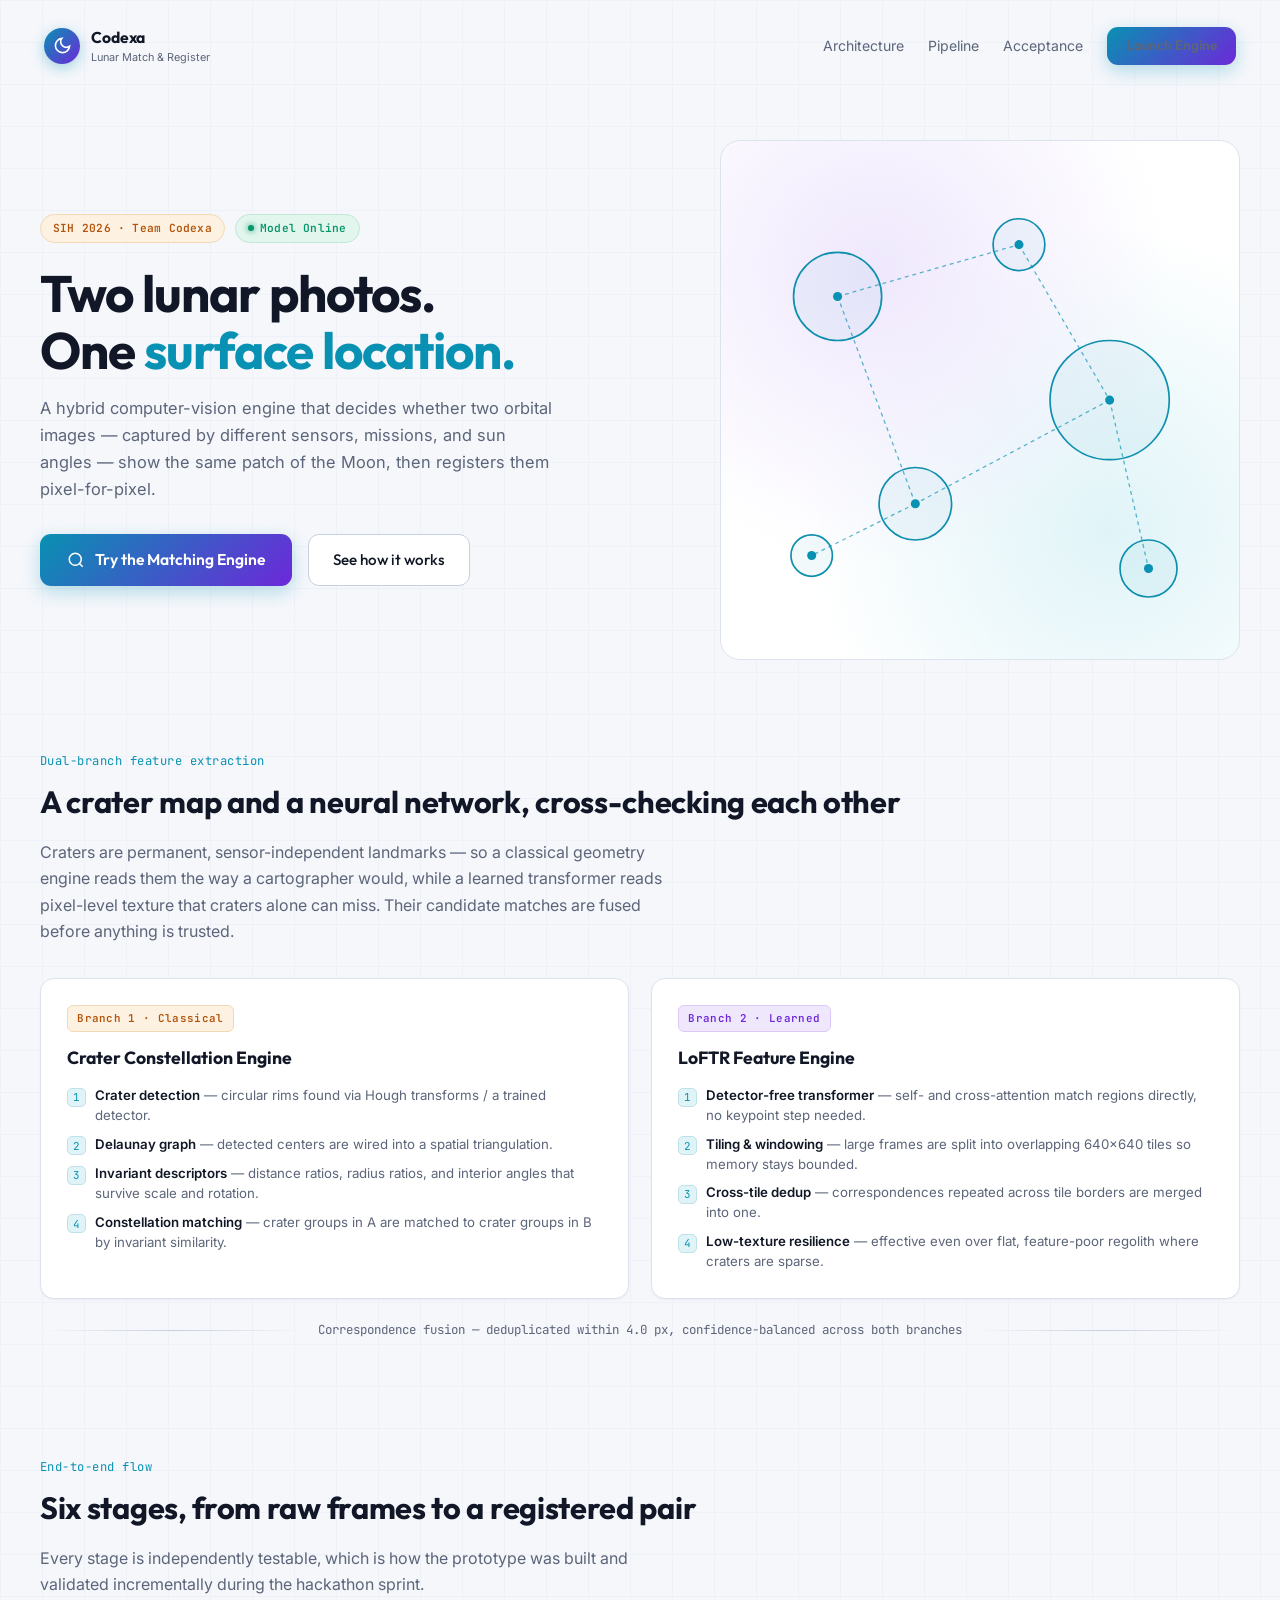
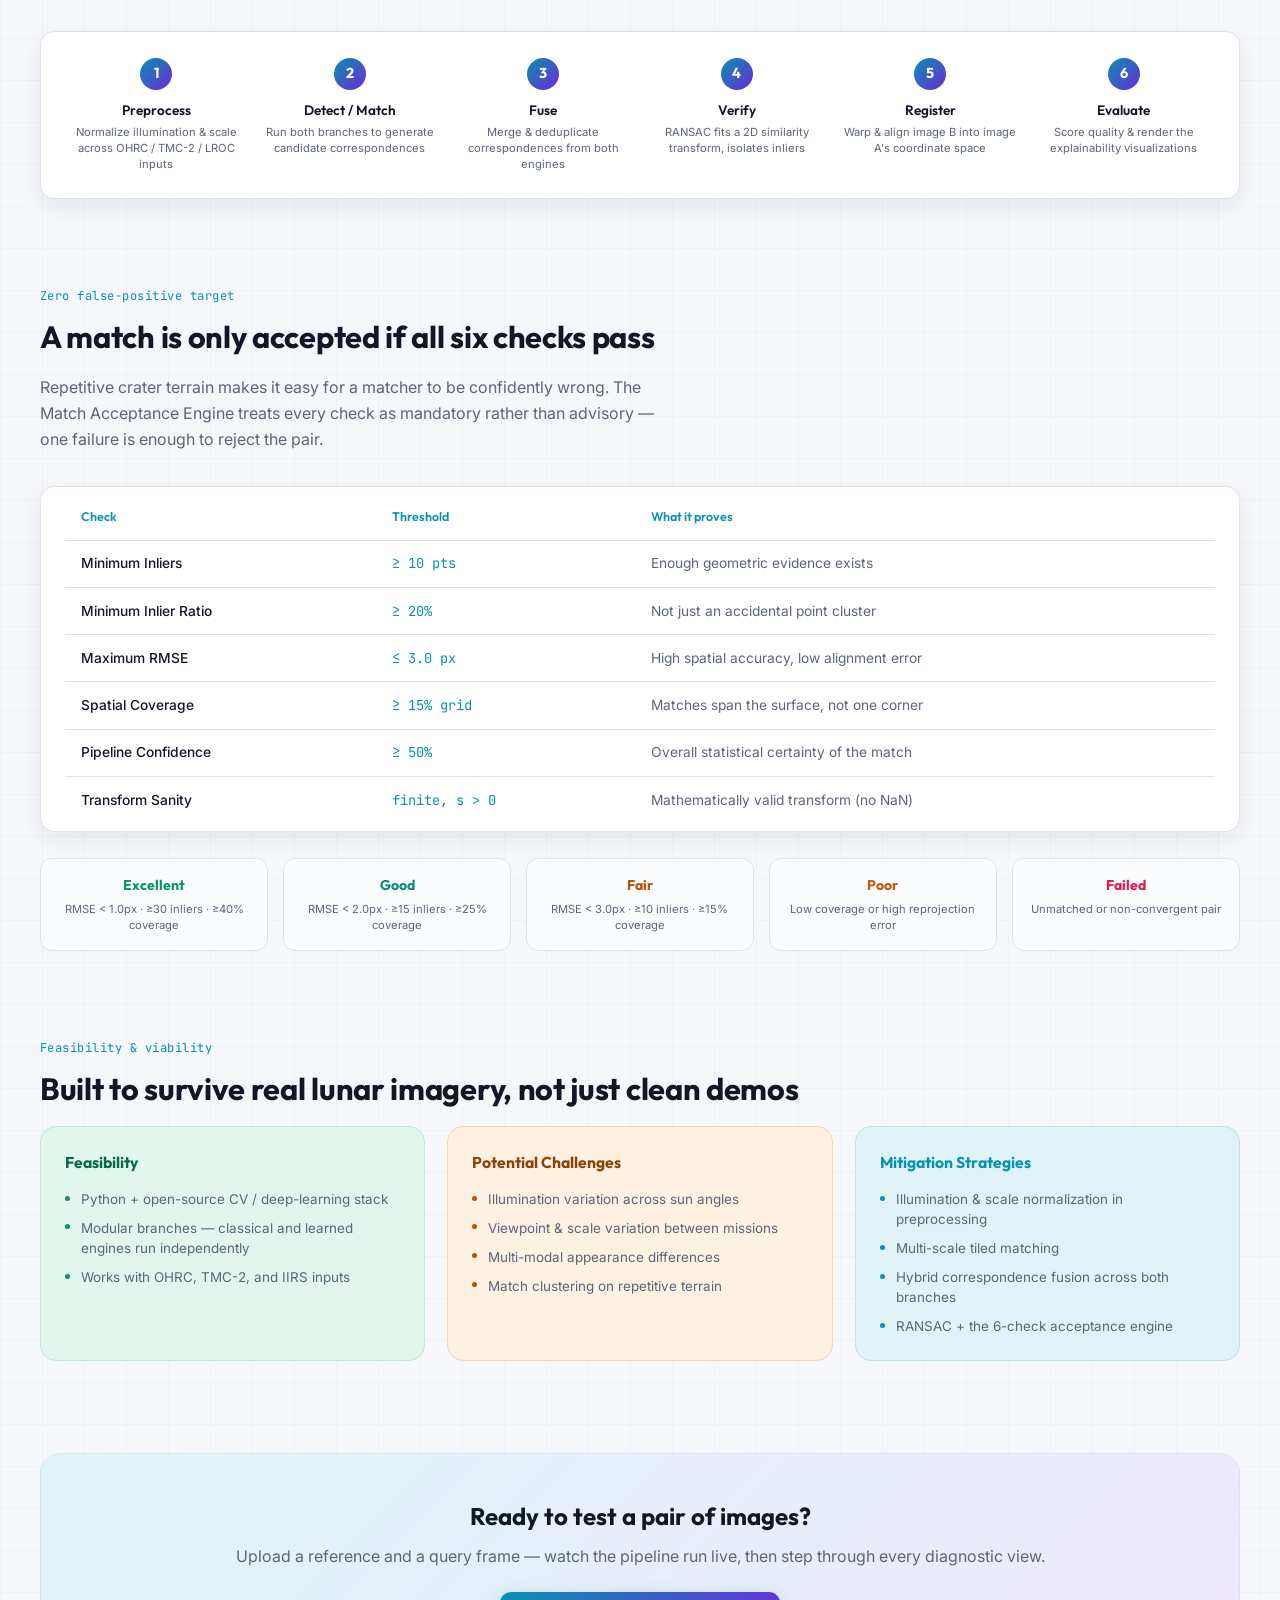
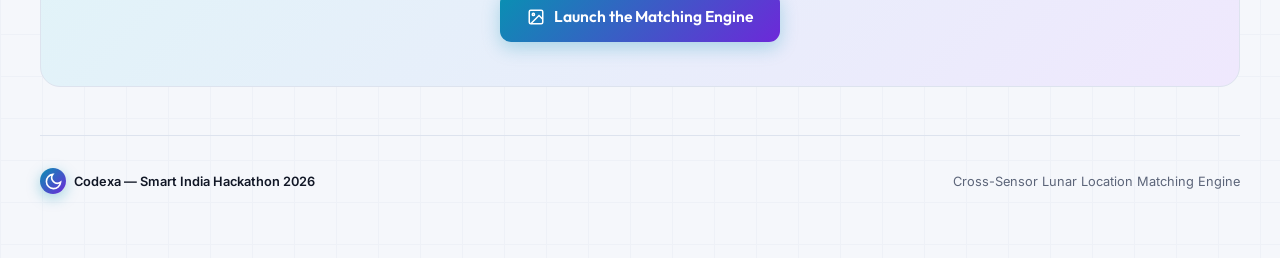
<file: index.html>
<!DOCTYPE html>
<html lang="en">

<head>
  <meta charset="UTF-8">
  <meta name="viewport" content="width=device-width, initial-scale=1.0">
  <title>Codexa | Cross-Sensor Lunar Location Matching Engine</title>
  <link rel="preconnect" href="https://fonts.googleapis.com">
  <link rel="preconnect" href="https://fonts.gstatic.com" crossorigin>
  <link
    href="https://fonts.googleapis.com/css2?family=Inter:wght@300;400;500;600;700&family=Outfit:wght@400;500;600;700;800&family=JetBrains+Mono:wght@400;500&display=swap"
    rel="stylesheet">
  <link rel="stylesheet" href="assets/style.css">
</head>

<body>

  <div class="topnav">
    <a class="brand" href="index.html">
      <div class="moon-icon"><svg viewBox="0 0 24 24">
          <path d="M21 12.79A9 9 0 1 1 11.21 3 7 7 0 0 0 21 12.79z"></path>
        </svg></div>
      <div>
        <div class="brand-name">Codexa</div>
        <div class="brand-sub">Lunar Match &amp; Register</div>
      </div>
    </a>
    <div class="nav-links">
      <a href="#architecture">Architecture</a>
      <a href="#pipeline">Pipeline</a>
      <a href="#acceptance">Acceptance</a>
      <a href="app.html" class="btn-primary" style="padding:.55rem 1.2rem;font-size:.85rem;">Launch Engine</a>
    </div>
  </div>

  <div class="wrap">

    <div class="hero">
      <div>
        <div class="badge-row">
          <span class="pill pill-sih">SIH 2026 · Team Codexa</span>
          <span class="pill pill-live"><span class="dot"></span>Model Online</span>
        </div>
        <h1 class="hero-title">Two lunar photos.<br>One <span class="accent">surface location.</span></h1>
        <p class="lede">A hybrid computer-vision engine that decides whether two orbital images — captured by different
          sensors, missions, and sun angles — show the same patch of the Moon, then registers them pixel-for-pixel.</p>
        <div class="hero-ctas">
          <a href="app.html" class="btn-primary">
            <svg width="18" height="18" viewBox="0 0 24 24" fill="none" stroke="currentColor" stroke-width="2">
              <circle cx="11" cy="11" r="8" />
              <line x1="21" y1="21" x2="16.65" y2="16.65" />
            </svg>
            Try the Matching Engine
          </a>
          <a href="#architecture" class="btn-ghost">See how it works</a>
        </div>
      </div>
      <div class="hero-visual">
        <svg viewBox="0 0 400 400">
          <circle class="crater crater-fill" cx="90" cy="120" r="34" />
          <circle class="crater crater-fill" cx="230" cy="80" r="20" />
          <circle class="crater crater-fill" cx="300" cy="200" r="46" />
          <circle class="crater crater-fill" cx="150" cy="280" r="28" />
          <circle class="crater crater-fill" cx="70" cy="320" r="16" />
          <circle class="crater crater-fill" cx="330" cy="330" r="22" />
          <line class="tie-line" x1="90" y1="120" x2="230" y2="80" />
          <line class="tie-line" x1="230" y1="80" x2="300" y2="200" />
          <line class="tie-line" x1="300" y1="200" x2="150" y2="280" />
          <line class="tie-line" x1="150" y1="280" x2="90" y2="120" />
          <line class="tie-line" x1="150" y1="280" x2="70" y2="320" />
          <line class="tie-line" x1="300" y1="200" x2="330" y2="330" />
          <circle class="node" cx="90" cy="120" r="3.5" />
          <circle class="node" cx="230" cy="80" r="3.5" />
          <circle class="node" cx="300" cy="200" r="3.5" />
          <circle class="node" cx="150" cy="280" r="3.5" />
          <circle class="node" cx="70" cy="320" r="3.5" />
          <circle class="node" cx="330" cy="330" r="3.5" />
        </svg>
      </div>
    </div>

    <section id="architecture">
      <div class="section-eyebrow">Dual-branch feature extraction</div>
      <h2 class="section-title">A crater map and a neural network, cross-checking each other</h2>
      <p class="section-desc">Craters are permanent, sensor-independent landmarks — so a classical geometry engine reads
        them the way a cartographer would, while a learned transformer reads pixel-level texture that craters alone can
        miss. Their candidate matches are fused before anything is trusted.</p>

      <div class="branch-grid">
        <div class="card branch-card">
          <span class="branch-tag classical">Branch 1 · Classical</span>
          <h3>Crater Constellation Engine</h3>
          <ul class="branch-steps">
            <li><span class="step-num">1</span><span><strong>Crater detection</strong> — circular rims found via Hough
                transforms / a trained detector.</span></li>
            <li><span class="step-num">2</span><span><strong>Delaunay graph</strong> — detected centers are wired into a
                spatial triangulation.</span></li>
            <li><span class="step-num">3</span><span><strong>Invariant descriptors</strong> — distance ratios, radius
                ratios, and interior angles that survive scale and rotation.</span></li>
            <li><span class="step-num">4</span><span><strong>Constellation matching</strong> — crater groups in A are
                matched to crater groups in B by invariant similarity.</span></li>
          </ul>
        </div>
        <div class="card branch-card">
          <span class="branch-tag learned">Branch 2 · Learned</span>
          <h3>LoFTR Feature Engine</h3>
          <ul class="branch-steps">
            <li><span class="step-num">1</span><span><strong>Detector-free transformer</strong> — self- and
                cross-attention match regions directly, no keypoint step needed.</span></li>
            <li><span class="step-num">2</span><span><strong>Tiling &amp; windowing</strong> — large frames are split
                into overlapping 640×640 tiles so memory stays bounded.</span></li>
            <li><span class="step-num">3</span><span><strong>Cross-tile dedup</strong> — correspondences repeated across
                tile borders are merged into one.</span></li>
            <li><span class="step-num">4</span><span><strong>Low-texture resilience</strong> — effective even over flat,
                feature-poor regolith where craters are sparse.</span></li>
          </ul>
        </div>
      </div>

      <div class="fusion-arrow">
        <span class="line"></span> Correspondence fusion — deduplicated within 4.0 px, confidence-balanced across both
        branches <span class="line"></span>
      </div>
    </section>

    <section id="pipeline">
      <div class="section-eyebrow">End-to-end flow</div>
      <h2 class="section-title">Six stages, from raw frames to a registered pair</h2>
      <p class="section-desc">Every stage is independently testable, which is how the prototype was built and validated
        incrementally during the hackathon sprint.</p>
      <div class="panel pipeline">
        <div class="stage">
          <div class="stage-num">1</div>
          <div class="stage-title2">Preprocess</div>
          <div class="stage-desc">Normalize illumination &amp; scale across OHRC / TMC-2 / LROC inputs</div>
        </div>
        <div class="stage">
          <div class="stage-num">2</div>
          <div class="stage-title2">Detect / Match</div>
          <div class="stage-desc">Run both branches to generate candidate correspondences</div>
        </div>
        <div class="stage">
          <div class="stage-num">3</div>
          <div class="stage-title2">Fuse</div>
          <div class="stage-desc">Merge &amp; deduplicate correspondences from both engines</div>
        </div>
        <div class="stage">
          <div class="stage-num">4</div>
          <div class="stage-title2">Verify</div>
          <div class="stage-desc">RANSAC fits a 2D similarity transform, isolates inliers</div>
        </div>
        <div class="stage">
          <div class="stage-num">5</div>
          <div class="stage-title2">Register</div>
          <div class="stage-desc">Warp &amp; align image B into image A's coordinate space</div>
        </div>
        <div class="stage">
          <div class="stage-num">6</div>
          <div class="stage-title2">Evaluate</div>
          <div class="stage-desc">Score quality &amp; render the explainability visualizations</div>
        </div>
      </div>
    </section>

    <section id="acceptance">
      <div class="section-eyebrow">Zero false-positive target</div>
      <h2 class="section-title">A match is only accepted if all six checks pass</h2>
      <p class="section-desc">Repetitive crater terrain makes it easy for a matcher to be confidently wrong. The Match
        Acceptance Engine treats every check as mandatory rather than advisory — one failure is enough to reject the
        pair.</p>
      <div class="panel" style="padding:.5rem 1.5rem;overflow-x:auto;">
        <table class="checks-table">
          <thead>
            <tr>
              <th>Check</th>
              <th>Threshold</th>
              <th>What it proves</th>
            </tr>
          </thead>
          <tbody>
            <tr>
              <td class="name">Minimum Inliers</td>
              <td class="thresh">≥ 10 pts</td>
              <td>Enough geometric evidence exists</td>
            </tr>
            <tr>
              <td class="name">Minimum Inlier Ratio</td>
              <td class="thresh">≥ 20%</td>
              <td>Not just an accidental point cluster</td>
            </tr>
            <tr>
              <td class="name">Maximum RMSE</td>
              <td class="thresh">≤ 3.0 px</td>
              <td>High spatial accuracy, low alignment error</td>
            </tr>
            <tr>
              <td class="name">Spatial Coverage</td>
              <td class="thresh">≥ 15% grid</td>
              <td>Matches span the surface, not one corner</td>
            </tr>
            <tr>
              <td class="name">Pipeline Confidence</td>
              <td class="thresh">≥ 50%</td>
              <td>Overall statistical certainty of the match</td>
            </tr>
            <tr>
              <td class="name">Transform Sanity</td>
              <td class="thresh">finite, s &gt; 0</td>
              <td>Mathematically valid transform (no NaN)</td>
            </tr>
          </tbody>
        </table>
      </div>

      <div style="height:1.6rem;"></div>

      <div class="quality-row">
        <div class="qband excellent">
          <div class="qlabel">Excellent</div>
          <div class="qdesc">RMSE &lt; 1.0px · ≥30 inliers · ≥40% coverage</div>
        </div>
        <div class="qband good">
          <div class="qlabel">Good</div>
          <div class="qdesc">RMSE &lt; 2.0px · ≥15 inliers · ≥25% coverage</div>
        </div>
        <div class="qband fair">
          <div class="qlabel">Fair</div>
          <div class="qdesc">RMSE &lt; 3.0px · ≥10 inliers · ≥15% coverage</div>
        </div>
        <div class="qband poor">
          <div class="qlabel">Poor</div>
          <div class="qdesc">Low coverage or high reprojection error</div>
        </div>
        <div class="qband failed">
          <div class="qlabel">Failed</div>
          <div class="qdesc">Unmatched or non-convergent pair</div>
        </div>
      </div>
    </section>

    <section id="feasibility">
      <div class="section-eyebrow">Feasibility &amp; viability</div>
      <h2 class="section-title">Built to survive real lunar imagery, not just clean demos</h2>
      <div class="fcm-grid">
        <div class="fcm-card feas">
          <h4>Feasibility</h4>
          <ul>
            <li>Python + open-source CV / deep-learning stack</li>
            <li>Modular branches — classical and learned engines run independently</li>
            <li>Works with OHRC, TMC-2, and IIRS inputs</li>
          </ul>
        </div>
        <div class="fcm-card chal">
          <h4>Potential Challenges</h4>
          <ul>
            <li>Illumination variation across sun angles</li>
            <li>Viewpoint &amp; scale variation between missions</li>
            <li>Multi-modal appearance differences</li>
            <li>Match clustering on repetitive terrain</li>
          </ul>
        </div>
        <div class="fcm-card miti">
          <h4>Mitigation Strategies</h4>
          <ul>
            <li>Illumination &amp; scale normalization in preprocessing</li>
            <li>Multi-scale tiled matching</li>
            <li>Hybrid correspondence fusion across both branches</li>
            <li>RANSAC + the 6-check acceptance engine</li>
          </ul>
        </div>
      </div>
    </section>

    <div class="cta-band">
      <h2>Ready to test a pair of images?</h2>
      <p>Upload a reference and a query frame — watch the pipeline run live, then step through every diagnostic view.
      </p>
      <a href="app.html" class="btn-primary" style="display:inline-flex;">
        <svg width="18" height="18" viewBox="0 0 24 24" fill="none" stroke="currentColor" stroke-width="2">
          <rect x="3" y="3" width="18" height="18" rx="2" />
          <circle cx="8.5" cy="8.5" r="1.5" />
          <polyline points="21 15 16 10 5 21" />
        </svg>
        Launch the Matching Engine
      </a>
    </div>

    <footer>
      <div class="foot-brand">
        <div class="moon-icon" style="width:26px;height:26px;"><svg viewBox="0 0 24 24" width="15" height="15">
            <path d="M21 12.79A9 9 0 1 1 11.21 3 7 7 0 0 0 21 12.79z"></path>
          </svg></div>
        Codexa — Smart India Hackathon 2026
      </div>
      <div>Cross-Sensor Lunar Location Matching Engine</div>
    </footer>
  </div>

</body>

</html>
</file>
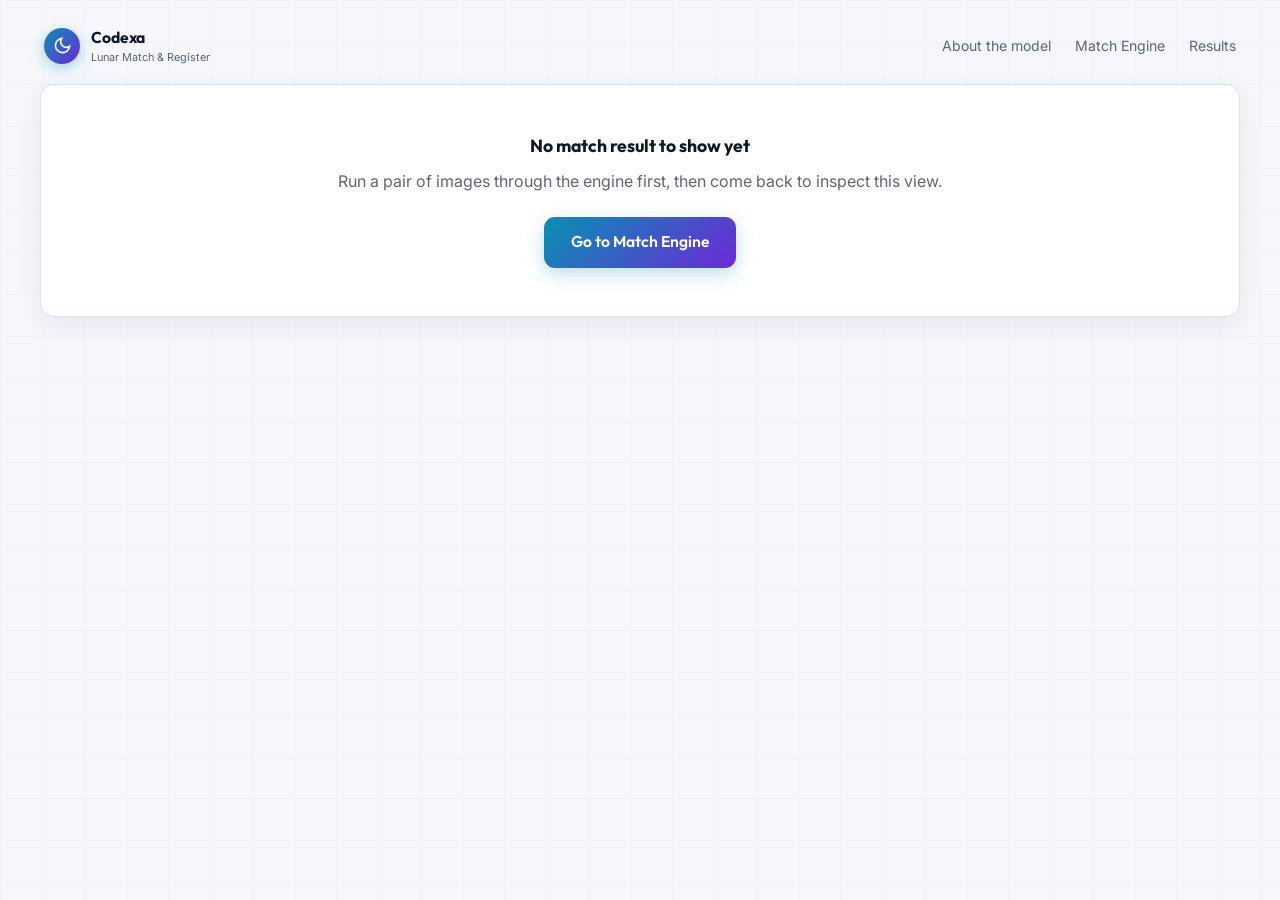
<file: results-checkerboard.html>
<!DOCTYPE html>
<html lang="en">

<head>
    <meta charset="UTF-8">
    <meta name="viewport" content="width=device-width, initial-scale=1.0">
    <title>Checkerboard Comparison | Codexa</title>
    <link rel="preconnect" href="https://fonts.googleapis.com">
    <link rel="preconnect" href="https://fonts.gstatic.com" crossorigin>
    <link
        href="https://fonts.googleapis.com/css2?family=Inter:wght@300;400;500;600;700&family=Outfit:wght@400;500;600;700;800&family=JetBrains+Mono:wght@400;500&display=swap"
        rel="stylesheet">
    <link rel="stylesheet" href="assets/style.css">
</head>

<body>

    <div class="topnav">
        <a class="brand" href="index.html">
            <div class="moon-icon"><svg viewBox="0 0 24 24">
                    <path d="M21 12.79A9 9 0 1 1 11.21 3 7 7 0 0 0 21 12.79z"></path>
                </svg></div>
            <div>
                <div class="brand-name">Codexa</div>
                <div class="brand-sub">Lunar Match &amp; Register</div>
            </div>
        </a>
        <div class="nav-links">
            <a href="index.html">About the model</a>
            <a href="app.html">Match Engine</a>
            <a href="results.html">Results</a>
        </div>
    </div>

    <main id="mainContent" style="max-width:1200px;width:100%;">
        <!-- Populated by JS, or replaced with an empty state -->
    </main>

    <script src="assets/common.js"></script>
    <script>
        const KEY = "checkerboard";
        const payload = CODEXA.loadResult();
        const main = document.getElementById("mainContent");
        const idx = CODEXA.VIZ_PAGES.findIndex(p => p.key === KEY);
        const prevPage = CODEXA.VIZ_PAGES[(idx - 1 + CODEXA.VIZ_PAGES.length) % CODEXA.VIZ_PAGES.length];
        const nextPage = CODEXA.VIZ_PAGES[(idx + 1) % CODEXA.VIZ_PAGES.length];
        const thisPage = CODEXA.VIZ_PAGES[idx];

        if (!payload) {
            main.innerHTML = `
        <section class="panel empty-state">
          <h3>No match result to show yet</h3>
          <p>Run a pair of images through the engine first, then come back to inspect this view.</p>
          <div style="margin-top:1.5rem;"><a href="app.html" class="btn-primary">Go to Match Engine</a></div>
        </section>`;
        } else {
            const url = CODEXA.vizUrl(payload, KEY);
            main.innerHTML = `
        <div class="panel viz-detail-panel">
          <div class="viz-detail-head">
            <div>
              <div class="viz-detail-title">${thisPage.label}</div>
              <div class="viz-detail-desc">${thisPage.short}</div>
            </div>
            <div class="viz-pager">
              <a class="btn-secondary" href="${prevPage.file}">
                <svg width="15" height="15" viewBox="0 0 24 24" fill="none" stroke="currentColor" stroke-width="2.3"><line x1="19" y1="12" x2="5" y2="12"/><polyline points="12 19 5 12 12 5"/></svg>
                ${prevPage.label}
              </a>
              <a class="btn-secondary" href="${nextPage.file}">
                ${nextPage.label}
                <svg width="15" height="15" viewBox="0 0 24 24" fill="none" stroke="currentColor" stroke-width="2.3"><line x1="5" y1="12" x2="19" y2="12"/><polyline points="12 5 19 12 12 19"/></svg>
              </a>
            </div>
          </div>
          <div class="viz-stage">
            ${url
                    ? `<img id="vizImg" class="viz-display-img" src="${url}" alt="${thisPage.label}" onclick="openModal('${url}')">`
                    : `<div class="viz-empty">This asset was not returned for the current run.</div>`}
          </div>
          ${url ? `<div class="viz-caption">Click the image to inspect it full resolution</div>` : ""}
        </div>
        <div style="margin-top:1.5rem;">
          <a class="btn-ghost" href="results.html">
            <svg width="16" height="16" viewBox="0 0 24 24" fill="none" stroke="currentColor" stroke-width="2"><line x1="19" y1="12" x2="5" y2="12"/><polyline points="12 19 5 12 12 5"/></svg>
            Back to results overview
          </a>
        </div>

        <div class="modal-overlay" id="modalOverlay" onclick="closeModal()">
          <img id="modalImg" class="modal-img" alt="Full Resolution Asset">
        </div>
      `;
        }

        function openModal(src) {
            document.getElementById("modalImg").src = src;
            document.getElementById("modalOverlay").style.display = "flex";
        }
        function closeModal() {
            document.getElementById("modalOverlay").style.display = "none";
        }
    </script>
</body>

</html>
</file>
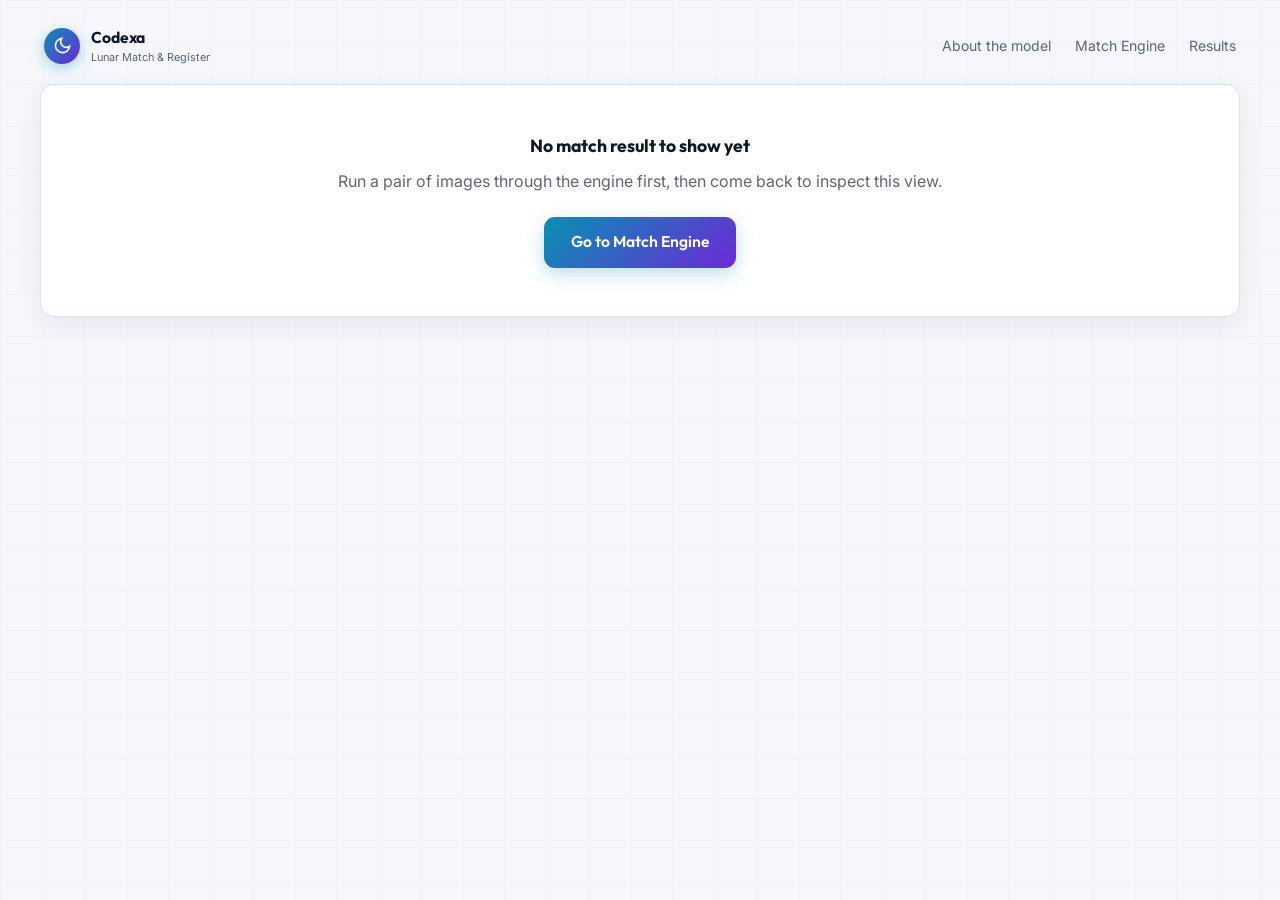
<file: results-cmap-a.html>
<!DOCTYPE html>
<html lang="en">

<head>
    <meta charset="UTF-8">
    <meta name="viewport" content="width=device-width, initial-scale=1.0">
    <title>Image A Evidence Map | Codexa</title>
    <link rel="preconnect" href="https://fonts.googleapis.com">
    <link rel="preconnect" href="https://fonts.gstatic.com" crossorigin>
    <link
        href="https://fonts.googleapis.com/css2?family=Inter:wght@300;400;500;600;700&family=Outfit:wght@400;500;600;700;800&family=JetBrains+Mono:wght@400;500&display=swap"
        rel="stylesheet">
    <link rel="stylesheet" href="assets/style.css">
</head>

<body>

    <div class="topnav">
        <a class="brand" href="index.html">
            <div class="moon-icon"><svg viewBox="0 0 24 24">
                    <path d="M21 12.79A9 9 0 1 1 11.21 3 7 7 0 0 0 21 12.79z"></path>
                </svg></div>
            <div>
                <div class="brand-name">Codexa</div>
                <div class="brand-sub">Lunar Match &amp; Register</div>
            </div>
        </a>
        <div class="nav-links">
            <a href="index.html">About the model</a>
            <a href="app.html">Match Engine</a>
            <a href="results.html">Results</a>
        </div>
    </div>

    <main id="mainContent" style="max-width:1200px;width:100%;">
        <!-- Populated by JS, or replaced with an empty state -->
    </main>

    <script src="assets/common.js"></script>
    <script>
        const KEY = "cmap_a";
        const payload = CODEXA.loadResult();
        const main = document.getElementById("mainContent");
        const idx = CODEXA.VIZ_PAGES.findIndex(p => p.key === KEY);
        const prevPage = CODEXA.VIZ_PAGES[(idx - 1 + CODEXA.VIZ_PAGES.length) % CODEXA.VIZ_PAGES.length];
        const nextPage = CODEXA.VIZ_PAGES[(idx + 1) % CODEXA.VIZ_PAGES.length];
        const thisPage = CODEXA.VIZ_PAGES[idx];

        if (!payload) {
            main.innerHTML = `
        <section class="panel empty-state">
          <h3>No match result to show yet</h3>
          <p>Run a pair of images through the engine first, then come back to inspect this view.</p>
          <div style="margin-top:1.5rem;"><a href="app.html" class="btn-primary">Go to Match Engine</a></div>
        </section>`;
        } else {
            const url = CODEXA.vizUrl(payload, KEY);
            main.innerHTML = `
        <div class="panel viz-detail-panel">
          <div class="viz-detail-head">
            <div>
              <div class="viz-detail-title">${thisPage.label}</div>
              <div class="viz-detail-desc">${thisPage.short}</div>
            </div>
            <div class="viz-pager">
              <a class="btn-secondary" href="${prevPage.file}">
                <svg width="15" height="15" viewBox="0 0 24 24" fill="none" stroke="currentColor" stroke-width="2.3"><line x1="19" y1="12" x2="5" y2="12"/><polyline points="12 19 5 12 12 5"/></svg>
                ${prevPage.label}
              </a>
              <a class="btn-secondary" href="${nextPage.file}">
                ${nextPage.label}
                <svg width="15" height="15" viewBox="0 0 24 24" fill="none" stroke="currentColor" stroke-width="2.3"><line x1="5" y1="12" x2="19" y2="12"/><polyline points="12 5 19 12 12 19"/></svg>
              </a>
            </div>
          </div>
          <div class="viz-stage">
            ${url
                    ? `<img id="vizImg" class="viz-display-img" src="${url}" alt="${thisPage.label}" onclick="openModal('${url}')">`
                    : `<div class="viz-empty">This asset was not returned for the current run.</div>`}
          </div>
          ${url ? `<div class="viz-caption">Click the image to inspect it full resolution</div>` : ""}
        </div>
        <div style="margin-top:1.5rem;">
          <a class="btn-ghost" href="results.html">
            <svg width="16" height="16" viewBox="0 0 24 24" fill="none" stroke="currentColor" stroke-width="2"><line x1="19" y1="12" x2="5" y2="12"/><polyline points="12 19 5 12 12 5"/></svg>
            Back to results overview
          </a>
        </div>

        <div class="modal-overlay" id="modalOverlay" onclick="closeModal()">
          <img id="modalImg" class="modal-img" alt="Full Resolution Asset">
        </div>
      `;
        }

        function openModal(src) {
            document.getElementById("modalImg").src = src;
            document.getElementById("modalOverlay").style.display = "flex";
        }
        function closeModal() {
            document.getElementById("modalOverlay").style.display = "none";
        }
    </script>
</body>

</html>
</file>
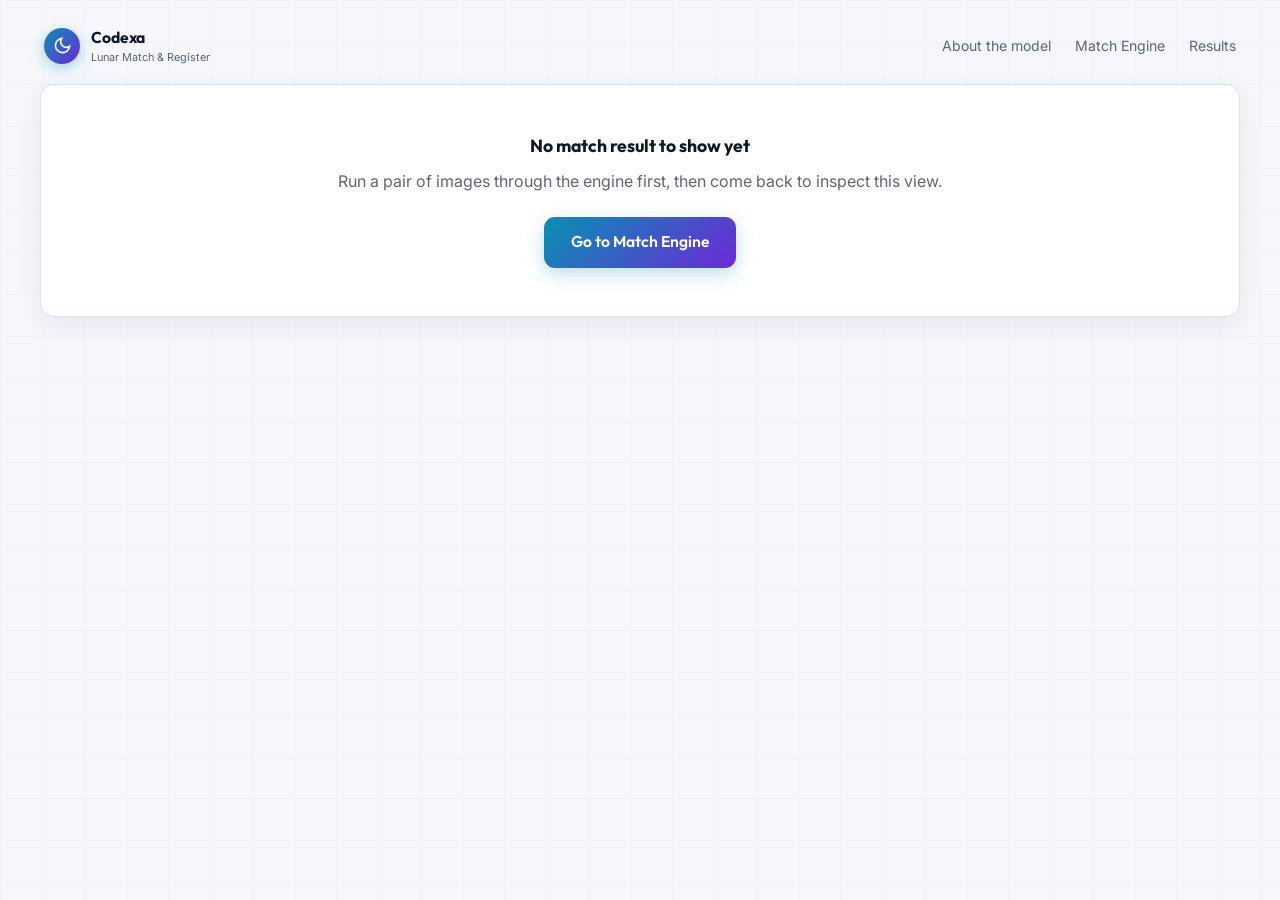
<file: results-cmap-b.html>
<!DOCTYPE html>
<html lang="en">

<head>
    <meta charset="UTF-8">
    <meta name="viewport" content="width=device-width, initial-scale=1.0">
    <title>Image B Evidence Map | Codexa</title>
    <link rel="preconnect" href="https://fonts.googleapis.com">
    <link rel="preconnect" href="https://fonts.gstatic.com" crossorigin>
    <link
        href="https://fonts.googleapis.com/css2?family=Inter:wght@300;400;500;600;700&family=Outfit:wght@400;500;600;700;800&family=JetBrains+Mono:wght@400;500&display=swap"
        rel="stylesheet">
    <link rel="stylesheet" href="assets/style.css">
</head>

<body>

    <div class="topnav">
        <a class="brand" href="index.html">
            <div class="moon-icon"><svg viewBox="0 0 24 24">
                    <path d="M21 12.79A9 9 0 1 1 11.21 3 7 7 0 0 0 21 12.79z"></path>
                </svg></div>
            <div>
                <div class="brand-name">Codexa</div>
                <div class="brand-sub">Lunar Match &amp; Register</div>
            </div>
        </a>
        <div class="nav-links">
            <a href="index.html">About the model</a>
            <a href="app.html">Match Engine</a>
            <a href="results.html">Results</a>
        </div>
    </div>

    <main id="mainContent" style="max-width:1200px;width:100%;">
        <!-- Populated by JS, or replaced with an empty state -->
    </main>

    <script src="assets/common.js"></script>
    <script>
        const KEY = "cmap_b";
        const payload = CODEXA.loadResult();
        const main = document.getElementById("mainContent");
        const idx = CODEXA.VIZ_PAGES.findIndex(p => p.key === KEY);
        const prevPage = CODEXA.VIZ_PAGES[(idx - 1 + CODEXA.VIZ_PAGES.length) % CODEXA.VIZ_PAGES.length];
        const nextPage = CODEXA.VIZ_PAGES[(idx + 1) % CODEXA.VIZ_PAGES.length];
        const thisPage = CODEXA.VIZ_PAGES[idx];

        if (!payload) {
            main.innerHTML = `
        <section class="panel empty-state">
          <h3>No match result to show yet</h3>
          <p>Run a pair of images through the engine first, then come back to inspect this view.</p>
          <div style="margin-top:1.5rem;"><a href="app.html" class="btn-primary">Go to Match Engine</a></div>
        </section>`;
        } else {
            const url = CODEXA.vizUrl(payload, KEY);
            main.innerHTML = `
        <div class="panel viz-detail-panel">
          <div class="viz-detail-head">
            <div>
              <div class="viz-detail-title">${thisPage.label}</div>
              <div class="viz-detail-desc">${thisPage.short}</div>
            </div>
            <div class="viz-pager">
              <a class="btn-secondary" href="${prevPage.file}">
                <svg width="15" height="15" viewBox="0 0 24 24" fill="none" stroke="currentColor" stroke-width="2.3"><line x1="19" y1="12" x2="5" y2="12"/><polyline points="12 19 5 12 12 5"/></svg>
                ${prevPage.label}
              </a>
              <a class="btn-secondary" href="${nextPage.file}">
                ${nextPage.label}
                <svg width="15" height="15" viewBox="0 0 24 24" fill="none" stroke="currentColor" stroke-width="2.3"><line x1="5" y1="12" x2="19" y2="12"/><polyline points="12 5 19 12 12 19"/></svg>
              </a>
            </div>
          </div>
          <div class="viz-stage">
            ${url
                    ? `<img id="vizImg" class="viz-display-img" src="${url}" alt="${thisPage.label}" onclick="openModal('${url}')">`
                    : `<div class="viz-empty">This asset was not returned for the current run.</div>`}
          </div>
          ${url ? `<div class="viz-caption">Click the image to inspect it full resolution</div>` : ""}
        </div>
        <div style="margin-top:1.5rem;">
          <a class="btn-ghost" href="results.html">
            <svg width="16" height="16" viewBox="0 0 24 24" fill="none" stroke="currentColor" stroke-width="2"><line x1="19" y1="12" x2="5" y2="12"/><polyline points="12 19 5 12 12 5"/></svg>
            Back to results overview
          </a>
        </div>

        <div class="modal-overlay" id="modalOverlay" onclick="closeModal()">
          <img id="modalImg" class="modal-img" alt="Full Resolution Asset">
        </div>
      `;
        }

        function openModal(src) {
            document.getElementById("modalImg").src = src;
            document.getElementById("modalOverlay").style.display = "flex";
        }
        function closeModal() {
            document.getElementById("modalOverlay").style.display = "none";
        }
    </script>
</body>

</html>
</file>
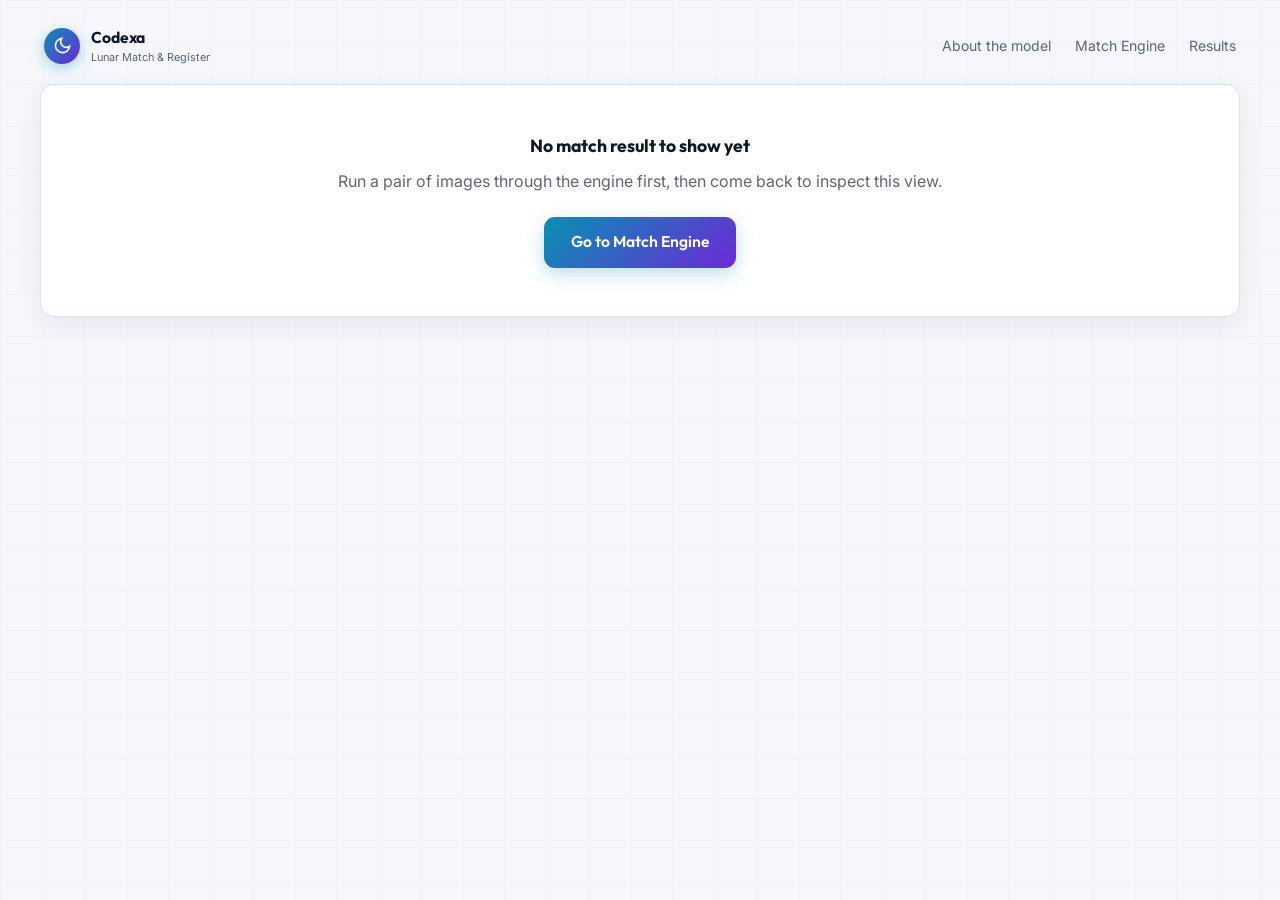
<file: results-correspondence.html>
<!DOCTYPE html>
<html lang="en">

<head>
    <meta charset="UTF-8">
    <meta name="viewport" content="width=device-width, initial-scale=1.0">
    <title>Correspondences Plot | Codexa</title>
    <link rel="preconnect" href="https://fonts.googleapis.com">
    <link rel="preconnect" href="https://fonts.gstatic.com" crossorigin>
    <link
        href="https://fonts.googleapis.com/css2?family=Inter:wght@300;400;500;600;700&family=Outfit:wght@400;500;600;700;800&family=JetBrains+Mono:wght@400;500&display=swap"
        rel="stylesheet">
    <link rel="stylesheet" href="assets/style.css">
</head>

<body>

    <div class="topnav">
        <a class="brand" href="index.html">
            <div class="moon-icon"><svg viewBox="0 0 24 24">
                    <path d="M21 12.79A9 9 0 1 1 11.21 3 7 7 0 0 0 21 12.79z"></path>
                </svg></div>
            <div>
                <div class="brand-name">Codexa</div>
                <div class="brand-sub">Lunar Match &amp; Register</div>
            </div>
        </a>
        <div class="nav-links">
            <a href="index.html">About the model</a>
            <a href="app.html">Match Engine</a>
            <a href="results.html">Results</a>
        </div>
    </div>

    <main id="mainContent" style="max-width:1200px;width:100%;">
        <!-- Populated by JS, or replaced with an empty state -->
    </main>

    <script src="assets/common.js"></script>
    <script>
        const KEY = "correspondence";
        const payload = CODEXA.loadResult();
        const main = document.getElementById("mainContent");
        const idx = CODEXA.VIZ_PAGES.findIndex(p => p.key === KEY);
        const prevPage = CODEXA.VIZ_PAGES[(idx - 1 + CODEXA.VIZ_PAGES.length) % CODEXA.VIZ_PAGES.length];
        const nextPage = CODEXA.VIZ_PAGES[(idx + 1) % CODEXA.VIZ_PAGES.length];
        const thisPage = CODEXA.VIZ_PAGES[idx];

        if (!payload) {
            main.innerHTML = `
        <section class="panel empty-state">
          <h3>No match result to show yet</h3>
          <p>Run a pair of images through the engine first, then come back to inspect this view.</p>
          <div style="margin-top:1.5rem;"><a href="app.html" class="btn-primary">Go to Match Engine</a></div>
        </section>`;
        } else {
            const url = CODEXA.vizUrl(payload, KEY);
            main.innerHTML = `
        <div class="panel viz-detail-panel">
          <div class="viz-detail-head">
            <div>
              <div class="viz-detail-title">${thisPage.label}</div>
              <div class="viz-detail-desc">${thisPage.short}</div>
            </div>
            <div class="viz-pager">
              <a class="btn-secondary" href="${prevPage.file}">
                <svg width="15" height="15" viewBox="0 0 24 24" fill="none" stroke="currentColor" stroke-width="2.3"><line x1="19" y1="12" x2="5" y2="12"/><polyline points="12 19 5 12 12 5"/></svg>
                ${prevPage.label}
              </a>
              <a class="btn-secondary" href="${nextPage.file}">
                ${nextPage.label}
                <svg width="15" height="15" viewBox="0 0 24 24" fill="none" stroke="currentColor" stroke-width="2.3"><line x1="5" y1="12" x2="19" y2="12"/><polyline points="12 5 19 12 12 19"/></svg>
              </a>
            </div>
          </div>
          <div class="viz-stage">
            ${url
                    ? `<img id="vizImg" class="viz-display-img" src="${url}" alt="${thisPage.label}" onclick="openModal('${url}')">`
                    : `<div class="viz-empty">This asset was not returned for the current run.</div>`}
          </div>
          ${url ? `<div class="viz-caption">Click the image to inspect it full resolution</div>` : ""}
        </div>
        <div style="margin-top:1.5rem;">
          <a class="btn-ghost" href="results.html">
            <svg width="16" height="16" viewBox="0 0 24 24" fill="none" stroke="currentColor" stroke-width="2"><line x1="19" y1="12" x2="5" y2="12"/><polyline points="12 19 5 12 12 5"/></svg>
            Back to results overview
          </a>
        </div>

        <div class="modal-overlay" id="modalOverlay" onclick="closeModal()">
          <img id="modalImg" class="modal-img" alt="Full Resolution Asset">
        </div>
      `;
        }

        function openModal(src) {
            document.getElementById("modalImg").src = src;
            document.getElementById("modalOverlay").style.display = "flex";
        }
        function closeModal() {
            document.getElementById("modalOverlay").style.display = "none";
        }
    </script>
</body>

</html>
</file>
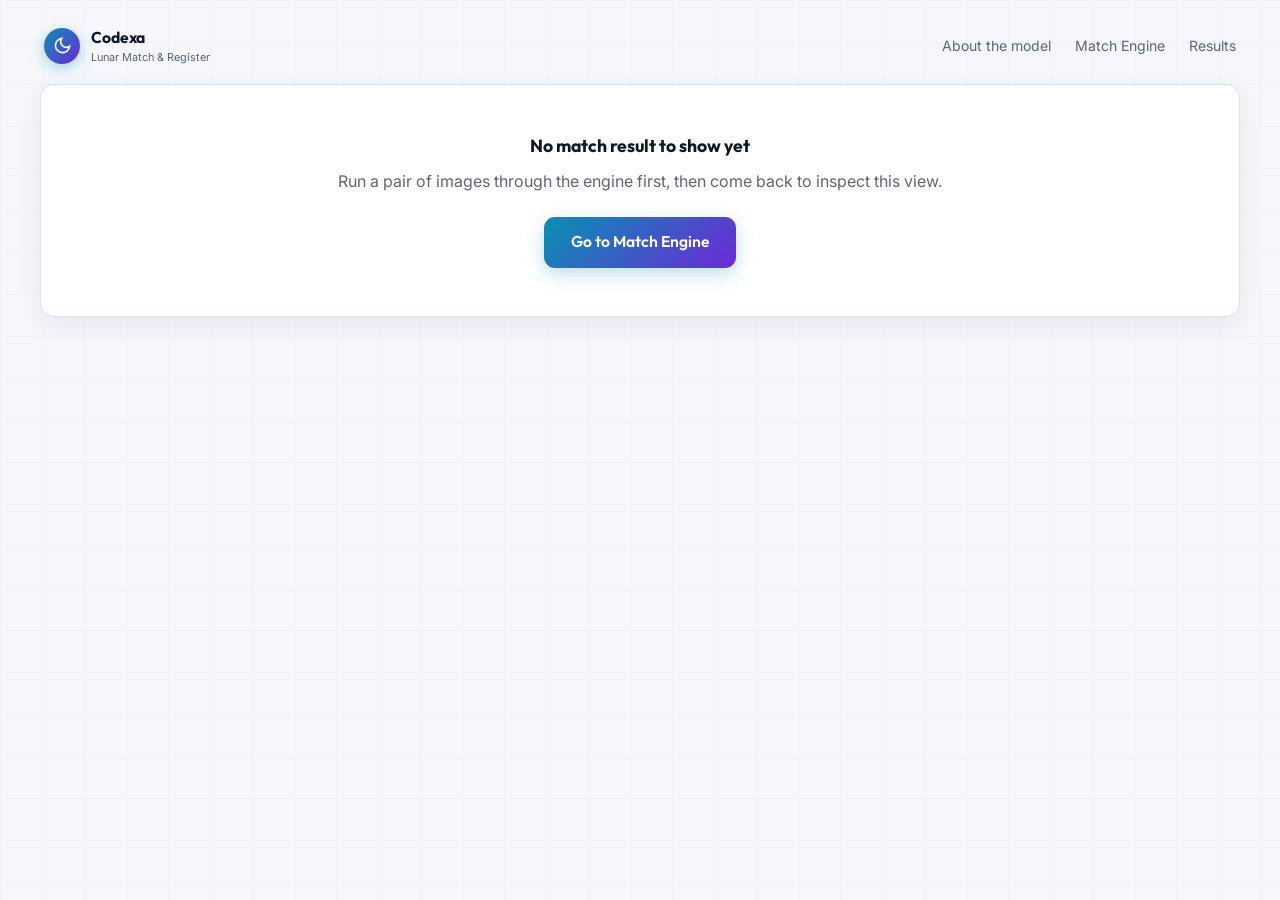
<file: results-overlay.html>
<!DOCTYPE html>
<html lang="en">

<head>
    <meta charset="UTF-8">
    <meta name="viewport" content="width=device-width, initial-scale=1.0">
    <title>Registration Overlay | Codexa</title>
    <link rel="preconnect" href="https://fonts.googleapis.com">
    <link rel="preconnect" href="https://fonts.gstatic.com" crossorigin>
    <link
        href="https://fonts.googleapis.com/css2?family=Inter:wght@300;400;500;600;700&family=Outfit:wght@400;500;600;700;800&family=JetBrains+Mono:wght@400;500&display=swap"
        rel="stylesheet">
    <link rel="stylesheet" href="assets/style.css">
</head>

<body>

    <div class="topnav">
        <a class="brand" href="index.html">
            <div class="moon-icon"><svg viewBox="0 0 24 24">
                    <path d="M21 12.79A9 9 0 1 1 11.21 3 7 7 0 0 0 21 12.79z"></path>
                </svg></div>
            <div>
                <div class="brand-name">Codexa</div>
                <div class="brand-sub">Lunar Match &amp; Register</div>
            </div>
        </a>
        <div class="nav-links">
            <a href="index.html">About the model</a>
            <a href="app.html">Match Engine</a>
            <a href="results.html">Results</a>
        </div>
    </div>

    <main id="mainContent" style="max-width:1200px;width:100%;">
        <!-- Populated by JS, or replaced with an empty state -->
    </main>

    <script src="assets/common.js"></script>
    <script>
        const KEY = "overlay";
        const payload = CODEXA.loadResult();
        const main = document.getElementById("mainContent");
        const idx = CODEXA.VIZ_PAGES.findIndex(p => p.key === KEY);
        const prevPage = CODEXA.VIZ_PAGES[(idx - 1 + CODEXA.VIZ_PAGES.length) % CODEXA.VIZ_PAGES.length];
        const nextPage = CODEXA.VIZ_PAGES[(idx + 1) % CODEXA.VIZ_PAGES.length];
        const thisPage = CODEXA.VIZ_PAGES[idx];

        if (!payload) {
            main.innerHTML = `
        <section class="panel empty-state">
          <h3>No match result to show yet</h3>
          <p>Run a pair of images through the engine first, then come back to inspect this view.</p>
          <div style="margin-top:1.5rem;"><a href="app.html" class="btn-primary">Go to Match Engine</a></div>
        </section>`;
        } else {
            const url = CODEXA.vizUrl(payload, KEY);
            main.innerHTML = `
        <div class="panel viz-detail-panel">
          <div class="viz-detail-head">
            <div>
              <div class="viz-detail-title">${thisPage.label}</div>
              <div class="viz-detail-desc">${thisPage.short}</div>
            </div>
            <div class="viz-pager">
              <a class="btn-secondary" href="${prevPage.file}">
                <svg width="15" height="15" viewBox="0 0 24 24" fill="none" stroke="currentColor" stroke-width="2.3"><line x1="19" y1="12" x2="5" y2="12"/><polyline points="12 19 5 12 12 5"/></svg>
                ${prevPage.label}
              </a>
              <a class="btn-secondary" href="${nextPage.file}">
                ${nextPage.label}
                <svg width="15" height="15" viewBox="0 0 24 24" fill="none" stroke="currentColor" stroke-width="2.3"><line x1="5" y1="12" x2="19" y2="12"/><polyline points="12 5 19 12 12 19"/></svg>
              </a>
            </div>
          </div>
          <div class="viz-stage">
            ${url
                    ? `<img id="vizImg" class="viz-display-img" src="${url}" alt="${thisPage.label}" onclick="openModal('${url}')">`
                    : `<div class="viz-empty">This asset was not returned for the current run.</div>`}
          </div>
          ${url ? `<div class="viz-caption">Click the image to inspect it full resolution</div>` : ""}
        </div>
        <div style="margin-top:1.5rem;">
          <a class="btn-ghost" href="results.html">
            <svg width="16" height="16" viewBox="0 0 24 24" fill="none" stroke="currentColor" stroke-width="2"><line x1="19" y1="12" x2="5" y2="12"/><polyline points="12 19 5 12 12 5"/></svg>
            Back to results overview
          </a>
        </div>

        <div class="modal-overlay" id="modalOverlay" onclick="closeModal()">
          <img id="modalImg" class="modal-img" alt="Full Resolution Asset">
        </div>
      `;
        }

        function openModal(src) {
            document.getElementById("modalImg").src = src;
            document.getElementById("modalOverlay").style.display = "flex";
        }
        function closeModal() {
            document.getElementById("modalOverlay").style.display = "none";
        }
    </script>
</body>

</html>
</file>
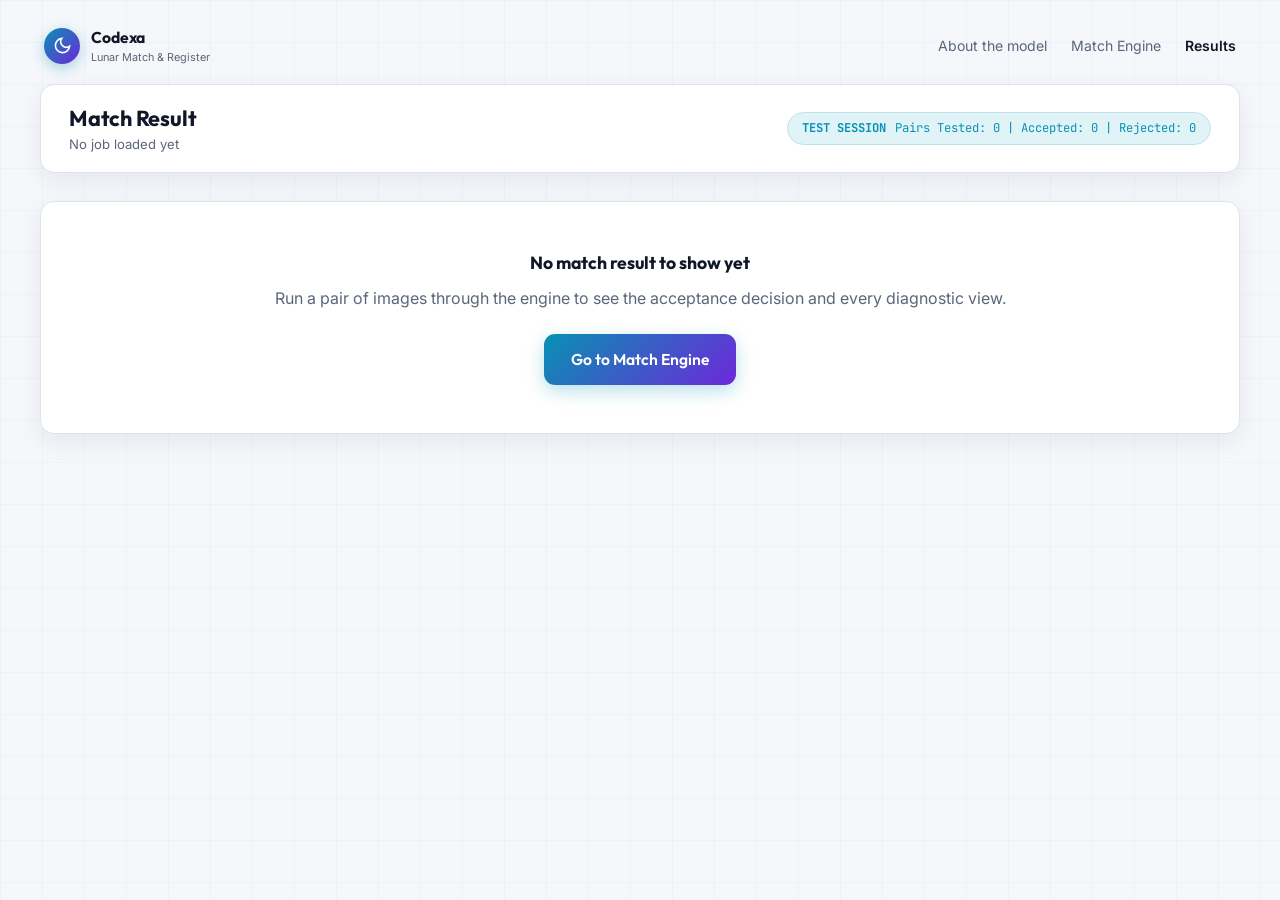
<file: Results.html>
<!DOCTYPE html>
<html lang="en">

<head>
    <meta charset="UTF-8">
    <meta name="viewport" content="width=device-width, initial-scale=1.0">
    <title>Match Results | Codexa</title>
    <link rel="preconnect" href="https://fonts.googleapis.com">
    <link rel="preconnect" href="https://fonts.gstatic.com" crossorigin>
    <link
        href="https://fonts.googleapis.com/css2?family=Inter:wght@300;400;500;600;700&family=Outfit:wght@400;500;600;700;800&family=JetBrains+Mono:wght@400;500&display=swap"
        rel="stylesheet">
    <link rel="stylesheet" href="assets/style.css">
</head>

<body>

    <div class="topnav">
        <a class="brand" href="index.html">
            <div class="moon-icon"><svg viewBox="0 0 24 24">
                    <path d="M21 12.79A9 9 0 1 1 11.21 3 7 7 0 0 0 21 12.79z"></path>
                </svg></div>
            <div>
                <div class="brand-name">Codexa</div>
                <div class="brand-sub">Lunar Match &amp; Register</div>
            </div>
        </a>
        <div class="nav-links">
            <a href="index.html">About the model</a>
            <a href="app.html">Match Engine</a>
            <a href="results.html" class="current">Results</a>
        </div>
    </div>

    <header class="appbar panel">
        <div>
            <h1>Match Result</h1>
            <div class="subtitle" id="jobSubtitle">No job loaded yet</div>
        </div>
        <div class="header-right">
            <div class="session-counter-badge" id="sessionCounterBadge">
                <span style="font-weight:700;">TEST SESSION</span>
                <span id="sessionCounterText">Pairs Tested: 0 | Accepted: 0 | Rejected: 0</span>
            </div>
        </div>
    </header>

    <main id="mainContent">
        <!-- Populated by JS, or replaced with an empty state -->
    </main>

    <script src="assets/common.js"></script>
    <script>
        CODEXA.renderSessionBadge("sessionCounterText");
        const payload = CODEXA.loadResult();
        const main = document.getElementById("mainContent");

        if (!payload) {
            document.getElementById("jobSubtitle").textContent = "No job loaded yet";
            main.innerHTML = `
        <section class="panel empty-state">
          <h3>No match result to show yet</h3>
          <p>Run a pair of images through the engine to see the acceptance decision and every diagnostic view.</p>
          <div style="margin-top:1.5rem;">
            <a href="app.html" class="btn-primary">Go to Match Engine</a>
          </div>
        </section>`;
        } else {
            document.getElementById("jobSubtitle").textContent = `Job ID: ${payload.jobId || "—"} · ${new Date(payload.timestamp).toLocaleString()}`;
            renderResult(payload);
        }

        function renderResult(payload) {
            const res = payload.result;
            const hasAcceptance = res.acceptance != null;
            const isAccepted = hasAcceptance ? res.acceptance.accepted : res.matched;

            let bannerClass = "uncertain";
            let bannerIcon = `<circle cx="12" cy="12" r="10"/><line x1="12" y1="8" x2="12" y2="12"/><line x1="12" y1="16" x2="12.01" y2="16"/>`;
            let bannerTitle = "Match Uncertain / No Consensus";
            let bannerSub = res.failure_reason || "Insufficient spatial inliers for registration";
            let rejectionHtml = "";

            if (res.matched === true) {
                bannerClass = "success";
                bannerIcon = `<polyline points="20 6 9 17 4 12"/>`;
                bannerTitle = "LOCATION MATCH ACCEPTED";
                bannerSub = "Acceptance criteria satisfied";
            } else if (hasAcceptance && res.acceptance.status === "REJECTED") {
                bannerClass = "rejected";
                bannerIcon = `<circle cx="12" cy="12" r="10"/><line x1="12" y1="8" x2="12" y2="12"/><line x1="12" y1="16" x2="12.01" y2="16"/>`;
                bannerTitle = "LOCATION MATCH REJECTED";
                bannerSub = res.acceptance.reason || "Acceptance criteria not satisfied";
                rejectionHtml = `
          <div class="rejection-box">
            <div class="rejection-title">
              <svg width="20" height="20" viewBox="0 0 24 24" fill="none" stroke="currentColor" stroke-width="2.5"><circle cx="12" cy="12" r="10"/><line x1="12" y1="8" x2="12" y2="12"/><line x1="12" y1="16" x2="12.01" y2="16"/></svg>
              Why was this match rejected?
            </div>
            <div class="rejection-reason">${res.acceptance.reason || "Insufficient geometric evidence."}</div>
            <div class="rejection-note">RANSAC found a geometrically consistent subset, but the evidence did not satisfy the location-match acceptance standard.</div>
          </div>`;
            }

            const covVal = res.coverage != null ? res.coverage : (res.acceptance?.checks?.minimum_coverage?.value ?? null);
            const scoreVal = res.acceptance?.acceptance_score != null ? (res.acceptance.acceptance_score * 100).toFixed(1)
                : (res.confidence != null ? (res.confidence * 100).toFixed(1) : null);

            const tf = res.transform;
            const sanityPassed = res.acceptance?.checks?.transform_sanity?.passed;

            main.innerHTML = `
        <div class="action-bar">
          <button class="btn-secondary" id="copyDiagBtn" onclick="copyDiagnostics()">
            <svg width="16" height="16" viewBox="0 0 24 24" fill="none" stroke="currentColor" stroke-width="2"><rect x="9" y="9" width="13" height="13" rx="2" ry="2"/><path d="M5 15H4a2 2 0 0 1-2-2V4a2 2 0 0 1 2-2h9a2 2 0 0 1 2 2v1"/></svg>
            <span id="copyDiagText">Copy Diagnostics</span>
          </button>
          <a class="btn-secondary" href="app.html">
            <svg width="16" height="16" viewBox="0 0 24 24" fill="none" stroke="currentColor" stroke-width="2"><polyline points="1 4 1 10 7 10"/><path d="M3.51 15a9 9 0 1 0 2.13-9.36L1 10"/></svg>
            Test Another Pair
          </a>
        </div>

        <div class="results-banner ${bannerClass}">
          <div class="banner-title">
            <svg width="24" height="24" viewBox="0 0 24 24" fill="none" stroke="currentColor" stroke-width="2.5">${bannerIcon}</svg>
            ${bannerTitle}
          </div>
          <div>${bannerSub}</div>
        </div>

        ${rejectionHtml}

        <div class="metrics-grid">
          <div class="card metric-card">
            <div class="metric-label">Inlier Correspondences</div>
            <div class="metric-value">${res.inliers ?? 0}</div>
            <div class="metric-sub">Total Candidate Ties: ${res.correspondences ?? 0}</div>
          </div>
          <div class="card metric-card">
            <div class="metric-label">Inlier Ratio</div>
            <div class="metric-value">${res.inlier_ratio != null ? (res.inlier_ratio * 100).toFixed(1) + "%" : "N/A"}</div>
            <div class="metric-sub">RANSAC Consensus</div>
          </div>
          <div class="card metric-card">
            <div class="metric-label">Reprojection RMSE</div>
            <div class="metric-value">${res.rmse != null ? res.rmse.toFixed(2) + " px" : "N/A"}</div>
            <div class="metric-sub">${res.quality || "N/A"}</div>
          </div>
          <div class="card metric-card">
            <div class="metric-label">Match Confidence</div>
            <div class="metric-value">${res.confidence != null ? (res.confidence * 100).toFixed(1) + "%" : "N/A"}</div>
            <div class="metric-sub">Pipeline Certainty</div>
          </div>
          <div class="card metric-card">
            <div class="metric-label">Spatial Coverage</div>
            <div class="metric-value">${covVal != null ? (covVal * 100).toFixed(1) + "%" : "N/A"}</div>
            <div class="metric-sub">Inlier grid coverage</div>
          </div>
        </div>

        <div class="panel acceptance-panel">
          <div class="acceptance-header">
            <div>
              <div style="font-size:.82rem;color:var(--text-muted);margin-bottom:.3rem;">Match Acceptance Decision</div>
              <div class="acceptance-decision-badge ${isAccepted ? "accepted" : "rejected"}">${isAccepted ? "ACCEPTED" : "REJECTED"}</div>
            </div>
            <div class="score-container">
              <div style="font-size:.78rem;color:var(--text-muted);">Evidence Quality</div>
              <div class="score-value">${scoreVal != null ? scoreVal + "%" : "N/A"}</div>
              <div class="score-subtext">Acceptance Score (deterministic evidence score — not a probability)</div>
            </div>
          </div>
          <div class="checks-section-title">
            <span>Acceptance Checks</span>
            <span style="font-size:.72rem;color:var(--text-faint);font-weight:normal;">Standard Thresholds: Inliers ≥10 | Ratio ≥20% | RMSE ≤3.0px | Coverage ≥15% | Conf ≥50%</span>
          </div>
          <div class="checks-grid" id="checksGrid"></div>
        </div>

        <div class="panel flow-box">
          <div class="flow-title">How the Decision Works: Raw Geometry vs Location Match Acceptance</div>
          <div class="flow-steps">
            <div class="flow-step">
              <div class="flow-step-num">Stage 1</div>
              <div class="flow-step-heading">RANSAC Consensus</div>
              <div class="flow-step-desc">Determines whether a geometrically consistent planar transformation matrix can be estimated.</div>
            </div>
            <div class="flow-arrow">→</div>
            <div class="flow-step">
              <div class="flow-step-num">Stage 2</div>
              <div class="flow-step-heading">Match Acceptance Engine</div>
              <div class="flow-step-desc">Evaluates amount, ratio, coverage, confidence, and transform sanity against hard evidence thresholds.</div>
            </div>
            <div class="flow-arrow">→</div>
            <div class="flow-step">
              <div class="flow-step-num">Stage 3</div>
              <div class="flow-step-heading">Location Match Decision</div>
              <div class="flow-step-desc">Deterministic <b>ACCEPTED</b> or <b>REJECTED</b> decision for planetary registration.</div>
            </div>
          </div>
        </div>

        <div class="panel transform-box">
          <div class="transform-title">Estimated Planar Similarity Transform (2D)</div>
          <div class="transform-values">
            <div>Scale Factor: <span>${tf?.scale != null ? tf.scale.toFixed(4) : "N/A"}</span></div>
            <div>Rotation Angle: <span>${tf?.rotation_deg != null ? tf.rotation_deg.toFixed(2) + "°" : "N/A"}</span></div>
            <div>Translation X: <span>${tf?.translation?.x != null ? tf.translation.x.toFixed(2) + " px" : "N/A"}</span></div>
            <div>Translation Y: <span>${tf?.translation?.y != null ? tf.translation.y.toFixed(2) + " px" : "N/A"}</span></div>
            <div>Transform Sanity: <span>${sanityPassed === true ? "VALID (finite, positive scale)" : (sanityPassed === false ? "INVALID" : "N/A")}</span></div>
          </div>
        </div>

        <section>
          <div class="section-heading" style="margin-bottom:.6rem;">Explainable Matching &amp; Registration Assets</div>
          <p style="color:var(--text-muted);font-size:.88rem;margin-bottom:1.3rem;max-width:64ch;">Each diagnostic view opens on its own page so you can inspect it full-size and step through the set.</p>
          <div class="viz-hub-grid" id="vizHubGrid"></div>
        </section>
      `;

            renderAcceptanceChecks(res.acceptance?.checks);
            renderVizHub(payload);
        }

        function renderAcceptanceChecks(checks) {
            const container = document.getElementById("checksGrid");
            if (!checks || Object.keys(checks).length === 0) {
                container.innerHTML = `<div style="grid-column:1/-1;color:var(--text-faint);font-size:.85rem;font-style:italic;">No individual acceptance check details returned for this run.</div>`;
                return;
            }
            const nameMap = {
                minimum_inliers: "Minimum Inliers", minimum_inlier_ratio: "Inlier Ratio", maximum_rmse: "Reprojection RMSE",
                minimum_coverage: "Spatial Coverage", minimum_confidence: "Match Confidence", transform_sanity: "Transform Sanity"
            };
            let html = "";
            for (const [key, chk] of Object.entries(checks)) {
                if (!chk) continue;
                const name = nameMap[key] || key.replace(/_/g, ' ').replace(/\b\w/g, l => l.toUpperCase());
                const passed = chk.passed === true;
                let val = "", thresh = "";
                if (key === "minimum_inliers") { val = `${chk.value ?? 0}`; thresh = `${chk.threshold ?? 10} min`; }
                else if (key === "minimum_inlier_ratio") { val = chk.value != null ? (chk.value * 100).toFixed(1) + "%" : "0.0%"; thresh = chk.threshold != null ? (chk.threshold * 100).toFixed(1) + "% min" : "20.0% min"; }
                else if (key === "maximum_rmse") { val = chk.value != null ? Number(chk.value).toFixed(2) + " px" : "N/A"; thresh = chk.threshold != null ? Number(chk.threshold).toFixed(2) + " px max" : "3.00 px max"; }
                else if (key === "minimum_coverage") { val = chk.value != null ? (chk.value * 100).toFixed(1) + "%" : "0.0%"; thresh = chk.threshold != null ? (chk.threshold * 100).toFixed(1) + "% min" : "15.0% min"; }
                else if (key === "minimum_confidence") { val = chk.value != null ? (chk.value * 100).toFixed(1) + "%" : "0.0%"; thresh = chk.threshold != null ? (chk.threshold * 100).toFixed(1) + "% min" : "50.0% min"; }
                else if (key === "transform_sanity") { val = chk.value === true ? "Finite / positive scale" : "Invalid transform"; thresh = "Finite + scale > 0"; }
                else { val = `${chk.value}`; thresh = chk.threshold != null ? `${chk.threshold}` : ""; }

                html += `
          <div class="check-card ${passed ? "pass" : "fail"}">
            <div class="check-header">
              <span class="check-name">${name}</span>
              <span class="check-status-pill ${passed ? "pass" : "fail"}">${passed ? "PASS" : "FAIL"}</span>
            </div>
            <div class="check-val-row">${val} <span style="color:var(--text-faint);font-size:.72rem;">/ ${thresh}</span></div>
            ${chk.reason ? `<div class="check-reason">${chk.reason}</div>` : ""}
          </div>`;
            }
            container.innerHTML = html;
        }

        function renderVizHub(payload) {
            const grid = document.getElementById("vizHubGrid");
            grid.innerHTML = CODEXA.VIZ_PAGES.map(p => {
                const url = CODEXA.vizUrl(payload, p.key);
                const available = !!url;
                return `
          <a class="card viz-hub-card ${available ? "" : "disabled"}" href="${available ? p.file : "#"}">
            ${available
                        ? `<img class="viz-hub-thumb" src="${url}" alt="${p.label}">`
                        : `<div class="viz-hub-thumb placeholder">Not available for this run</div>`}
            <div class="viz-hub-name">${p.label}</div>
            <div class="viz-hub-desc">${p.short}</div>
            ${available ? `<div class="viz-hub-arrow"><svg width="14" height="14" viewBox="0 0 24 24" fill="none" stroke="currentColor" stroke-width="2.5"><line x1="5" y1="12" x2="19" y2="12"/><polyline points="12 5 19 12 12 19"/></svg></div>` : ""}
          </a>`;
            }).join("");
        }

        async function copyDiagnostics() {
            const btnText = document.getElementById("copyDiagText");
            if (!payload) return;
            const res = payload.result;
            const diag = {
                job_id: payload.jobId, matched: res.matched, acceptance: res.acceptance, inliers: res.inliers,
                correspondences: res.correspondences, inlier_ratio: res.inlier_ratio, rmse: res.rmse,
                coverage: res.coverage, confidence: res.confidence, quality: res.quality, transform: res.transform,
                timestamp: payload.timestamp
            };
            try {
                await navigator.clipboard.writeText(JSON.stringify(diag, null, 2));
                btnText.textContent = "Copied!";
                setTimeout(() => { btnText.textContent = "Copy Diagnostics"; }, 2000);
            } catch (err) {
                alert("Failed to copy to clipboard. See console.");
                console.log("Diagnostics JSON:", diag);
            }
        }
    </script>
</body>

</html>
</file>
<file: assets/style.css>
/* ============================================================
   Codexa · Lunar Match & Register — shared light-mode styles
   ============================================================ */
:root {
    --bg: #f5f7fb;
    --bg-topo: #eef1f7;
    --surface: #ffffff;
    --surface-alt: #fbfcfe;
    --border: #dde3ee;
    --border-strong: #c7d0e0;
    --text-main: #111726;
    --text-muted: #5c6579;
    --text-faint: #8b93a3;

    --accent-cyan: #0891b2;
    --accent-cyan-soft: #e0f4f8;
    --accent-purple: #6d28d9;
    --accent-purple-soft: #efe8fd;
    --accent-emerald: #059669;
    --accent-emerald-soft: #e2f6ee;
    --accent-amber: #b45309;
    --accent-amber-soft: #fdf1e2;
    --accent-rose: #e11d48;
    --accent-rose-soft: #fde6ea;

    --font-heading: 'Outfit', sans-serif;
    --font-body: 'Inter', sans-serif;
    --font-mono: 'JetBrains Mono', monospace;

    --shadow-sm: 0 1px 2px rgba(17, 23, 38, .05);
    --shadow-md: 0 8px 24px rgba(17, 23, 38, .07);
    --shadow-lg: 0 16px 40px rgba(17, 23, 38, .1);
    --radius: 14px;
}

* {
    box-sizing: border-box;
    margin: 0;
    padding: 0;
}

html {
    scroll-behavior: smooth;
}

body {
    background-color: var(--bg);
    background-image:
        linear-gradient(var(--bg-topo) 1px, transparent 1px),
        linear-gradient(90deg, var(--bg-topo) 1px, transparent 1px);
    background-size: 42px 42px;
    color: var(--text-main);
    font-family: var(--font-body);
    min-height: 100vh;
    display: flex;
    flex-direction: column;
    align-items: center;
    padding: 1.25rem 1.5rem 3rem;
    line-height: 1.5;
}

a {
    color: inherit;
}

.wrap {
    width: 100%;
    max-width: 1200px;
}

/* ---------- Top nav ---------- */
.topnav {
    width: 100%;
    max-width: 1200px;
    display: flex;
    justify-content: space-between;
    align-items: center;
    padding: .35rem .25rem 1.15rem;
}

.brand {
    display: flex;
    align-items: center;
    gap: .7rem;
    text-decoration: none;
    color: inherit;
}

.moon-icon {
    width: 36px;
    height: 36px;
    border-radius: 50%;
    flex-shrink: 0;
    background: linear-gradient(135deg, var(--accent-cyan), var(--accent-purple));
    display: flex;
    align-items: center;
    justify-content: center;
    box-shadow: 0 4px 14px rgba(8, 145, 178, .35);
}

.moon-icon svg {
    width: 19px;
    height: 19px;
    fill: none;
    stroke: #fff;
    stroke-width: 2;
}

.brand-name {
    font-family: var(--font-heading);
    font-weight: 700;
    font-size: .98rem;
    letter-spacing: -.01em;
}

.brand-sub {
    font-size: .68rem;
    color: var(--text-muted);
}

.nav-links {
    display: flex;
    align-items: center;
    gap: 1.5rem;
}

.nav-links a {
    color: var(--text-muted);
    text-decoration: none;
    font-size: .88rem;
    transition: color .2s;
}

.nav-links a:hover {
    color: var(--accent-cyan);
}

.nav-links a.current {
    color: var(--text-main);
    font-weight: 600;
}

@media (max-width:720px) {
    .nav-links a:not(.nav-cta):not(.current) {
        display: none;
    }
}

/* ---------- Buttons ---------- */
.btn-primary {
    background: linear-gradient(135deg, var(--accent-cyan), var(--accent-purple));
    color: #fff;
    font-family: var(--font-heading);
    font-weight: 600;
    font-size: .98rem;
    border: none;
    padding: .85rem 1.7rem;
    border-radius: 11px;
    cursor: pointer;
    text-decoration: none;
    display: inline-flex;
    align-items: center;
    gap: .6rem;
    box-shadow: 0 6px 18px rgba(8, 145, 178, .28);
    transition: transform .2s ease, box-shadow .2s ease;
}

.btn-primary:hover {
    transform: translateY(-1px);
    box-shadow: 0 8px 22px rgba(8, 145, 178, .4);
}

.btn-primary:disabled {
    opacity: .45;
    cursor: not-allowed;
    transform: none;
    box-shadow: none;
}

.btn-ghost {
    background: var(--surface);
    border: 1px solid var(--border-strong);
    color: var(--text-main);
    font-family: var(--font-heading);
    font-weight: 500;
    font-size: .95rem;
    padding: .85rem 1.5rem;
    border-radius: 11px;
    text-decoration: none;
    display: inline-flex;
    align-items: center;
    gap: .55rem;
    transition: all .2s;
    cursor: pointer;
}

.btn-ghost:hover {
    border-color: var(--accent-cyan);
    color: var(--accent-cyan);
}

.btn-secondary {
    background: var(--surface);
    border: 1px solid var(--border-strong);
    color: var(--text-main);
    font-family: var(--font-heading);
    font-size: .85rem;
    font-weight: 500;
    padding: .55rem 1.1rem;
    border-radius: 9px;
    cursor: pointer;
    display: inline-flex;
    align-items: center;
    gap: .5rem;
    transition: all .2s;
    text-decoration: none;
}

.btn-secondary:hover {
    background: var(--accent-cyan-soft);
    border-color: var(--accent-cyan);
    color: var(--accent-cyan);
}

/* ---------- Badges / pills ---------- */
.pill {
    display: inline-flex;
    align-items: center;
    gap: .4rem;
    padding: .32rem .75rem;
    border-radius: 9999px;
    font-size: .7rem;
    font-weight: 600;
    font-family: var(--font-mono);
    letter-spacing: .02em;
    border: 1px solid transparent;
}

.pill-sih {
    background: var(--accent-amber-soft);
    color: var(--accent-amber);
    border-color: #f3d9b3;
}

.pill-live {
    background: var(--accent-emerald-soft);
    color: var(--accent-emerald);
    border-color: #bfe8d6;
}

.dot {
    width: 6px;
    height: 6px;
    border-radius: 50%;
    background: currentColor;
    box-shadow: 0 0 6px currentColor;
    animation: pulse 2s infinite;
}

@keyframes pulse {
    0% {
        opacity: 1
    }

    50% {
        opacity: .35
    }

    100% {
        opacity: 1
    }
}

.status-badge {
    display: inline-flex;
    align-items: center;
    gap: .5rem;
    padding: .4rem .85rem;
    border-radius: 9999px;
    font-size: .78rem;
    font-weight: 500;
    background: var(--accent-emerald-soft);
    border: 1px solid #bfe8d6;
    color: var(--accent-emerald);
}

.status-badge.offline {
    background: var(--accent-rose-soft);
    border-color: #f7c6d0;
    color: var(--accent-rose);
}

.status-dot {
    width: 8px;
    height: 8px;
    border-radius: 50%;
    background: currentColor;
    box-shadow: 0 0 8px currentColor;
    animation: pulse 2s infinite;
}

.session-counter-badge {
    display: flex;
    align-items: center;
    gap: .6rem;
    padding: .4rem .85rem;
    border-radius: 9999px;
    font-size: .76rem;
    font-family: var(--font-mono);
    background: var(--accent-cyan-soft);
    border: 1px solid #bfe1ea;
    color: var(--accent-cyan);
}

/* ---------- Cards / panels ---------- */
.panel {
    background: var(--surface);
    border: 1px solid var(--border);
    border-radius: var(--radius);
    box-shadow: var(--shadow-md);
}

.card {
    background: var(--surface);
    border: 1px solid var(--border);
    border-radius: var(--radius);
    box-shadow: var(--shadow-sm);
    transition: border-color .2s, box-shadow .2s;
}

.card:hover {
    border-color: var(--border-strong);
    box-shadow: var(--shadow-md);
}

/* ---------- Header (app header bar) ---------- */
header.appbar {
    width: 100%;
    max-width: 1200px;
    margin-bottom: 1.75rem;
    display: flex;
    justify-content: space-between;
    align-items: center;
    flex-wrap: wrap;
    gap: 1rem;
    padding: 1.1rem 1.75rem;
}

header.appbar h1 {
    font-family: var(--font-heading);
    font-size: 1.35rem;
    font-weight: 700;
    letter-spacing: -0.01em;
}

header.appbar .subtitle {
    font-size: .82rem;
    color: var(--text-muted);
}

.header-right {
    display: flex;
    align-items: center;
    gap: .9rem;
    flex-wrap: wrap;
}

main {
    width: 100%;
    max-width: 1200px;
    display: flex;
    flex-direction: column;
    gap: 1.75rem;
}

/* ---------- Section headings (landing) ---------- */
section {
    padding: 2.75rem 0;
}

.section-eyebrow {
    color: var(--accent-cyan);
    font-family: var(--font-mono);
    font-size: .76rem;
    letter-spacing: .04em;
    margin-bottom: .55rem;
}

.section-title {
    font-family: var(--font-heading);
    font-weight: 700;
    font-size: clamp(1.4rem, 2.4vw, 2rem);
    margin-bottom: .85rem;
    letter-spacing: -0.01em;
}

.section-desc {
    color: var(--text-muted);
    max-width: 64ch;
    line-height: 1.65;
    margin-bottom: 2.1rem;
}

/* ---------- Upload / dropzone ---------- */
.upload-section {
    padding: 2rem;
}

.section-heading {
    font-family: var(--font-heading);
    font-size: 1.15rem;
    font-weight: 600;
    margin-bottom: 1.4rem;
    display: flex;
    align-items: center;
    gap: .6rem;
    color: var(--text-main);
}

.dropzone-grid {
    display: grid;
    grid-template-columns: 1fr 1fr;
    gap: 1.4rem;
    margin-bottom: 1.5rem;
}

@media (max-width:768px) {
    .dropzone-grid {
        grid-template-columns: 1fr;
    }
}

.dropzone {
    border: 2px dashed var(--border-strong);
    border-radius: 12px;
    padding: 2rem 1rem;
    text-align: center;
    cursor: pointer;
    background: var(--surface-alt);
    transition: all .25s ease;
    position: relative;
    overflow: hidden;
    min-height: 230px;
    display: flex;
    flex-direction: column;
    align-items: center;
    justify-content: center;
}

.dropzone:hover,
.dropzone.dragover {
    border-color: var(--accent-cyan);
    background: var(--accent-cyan-soft);
}

.dropzone input[type="file"] {
    display: none;
}

.upload-icon {
    width: 44px;
    height: 44px;
    margin-bottom: .9rem;
    color: var(--accent-cyan);
    opacity: .85;
    transition: transform .2s ease;
}

.dropzone:hover .upload-icon {
    transform: translateY(-3px);
    opacity: 1;
}

.dropzone-text {
    font-size: .92rem;
    font-weight: 600;
    color: var(--text-main);
    margin-bottom: .25rem;
}

.dropzone-subtext {
    font-size: .74rem;
    color: var(--text-muted);
}

.preview-container {
    width: 100%;
    height: 100%;
    position: absolute;
    top: 0;
    left: 0;
    background: var(--surface);
    display: none;
    flex-direction: column;
    align-items: center;
    justify-content: center;
    padding: .75rem;
}

.preview-img {
    max-width: 100%;
    max-height: 150px;
    object-fit: contain;
    border-radius: 8px;
    border: 1px solid var(--border);
}

.preview-meta {
    font-size: .72rem;
    color: var(--text-muted);
    margin-top: .5rem;
    font-family: var(--font-mono);
}

.clear-btn {
    position: absolute;
    top: 10px;
    right: 10px;
    background: var(--accent-rose-soft);
    border: 1px solid #f3b9c6;
    color: var(--accent-rose);
    border-radius: 50%;
    width: 26px;
    height: 26px;
    display: flex;
    align-items: center;
    justify-content: center;
    cursor: pointer;
    transition: all .2s;
    font-size: .9rem;
}

.clear-btn:hover {
    background: var(--accent-rose);
    color: #fff;
}

.submit-container {
    display: flex;
    justify-content: center;
}

/* ---------- Progress ---------- */
.progress-section {
    padding: 2rem;
    display: none;
}

.progress-header {
    display: flex;
    justify-content: space-between;
    align-items: center;
    margin-bottom: 1rem;
}

.stage-title {
    font-family: var(--font-heading);
    font-size: 1.05rem;
    color: var(--accent-cyan);
}

.progress-percent {
    font-family: var(--font-mono);
    font-size: 1.2rem;
    font-weight: 700;
    color: var(--accent-cyan);
}

.progress-bar-bg {
    width: 100%;
    height: 9px;
    background: var(--bg-topo);
    border-radius: 9999px;
    overflow: hidden;
    margin-bottom: 1.4rem;
    border: 1px solid var(--border);
}

.progress-bar-fill {
    height: 100%;
    width: 0%;
    background: linear-gradient(90deg, var(--accent-purple), var(--accent-cyan));
    border-radius: 9999px;
    transition: width .3s ease;
}

.console-box {
    background: #0d1424;
    border: 1px solid #1c2740;
    border-radius: 8px;
    padding: 1rem;
    font-family: var(--font-mono);
    font-size: .78rem;
    color: #8ee6c8;
    max-height: 150px;
    overflow-y: auto;
    display: flex;
    flex-direction: column;
    gap: .4rem;
}

.console-line {
    display: flex;
    gap: .7rem;
}

.console-time {
    color: #5c6b8a;
}

/* ---------- Results banner ---------- */
.results-banner {
    padding: 1rem 1.5rem;
    border-radius: 12px;
    display: flex;
    align-items: center;
    justify-content: space-between;
    margin-bottom: 1.75rem;
    flex-wrap: wrap;
    gap: .6rem;
    border: 1px solid transparent;
}

.results-banner.success {
    background: var(--accent-emerald-soft);
    border-color: #bfe8d6;
    color: #046b4c;
}

.results-banner.rejected {
    background: var(--accent-rose-soft);
    border-color: #f3b9c6;
    color: #a3123a;
}

.results-banner.uncertain {
    background: var(--accent-amber-soft);
    border-color: #f3d9b3;
    color: #8a4306;
}

.banner-title {
    font-family: var(--font-heading);
    font-size: 1.2rem;
    font-weight: 700;
    display: flex;
    align-items: center;
    gap: .55rem;
}

.rejection-box {
    background: var(--accent-rose-soft);
    border: 1px solid #f3b9c6;
    border-radius: 12px;
    padding: 1.2rem 1.4rem;
    margin-bottom: 1.75rem;
}

.rejection-title {
    font-family: var(--font-heading);
    font-size: 1.05rem;
    font-weight: 700;
    color: #a3123a;
    display: flex;
    align-items: center;
    gap: .5rem;
    margin-bottom: .5rem;
}

.rejection-reason {
    font-size: .92rem;
    font-weight: 600;
    color: #8a0e30;
    margin-bottom: .4rem;
}

.rejection-note {
    font-size: .78rem;
    color: #a3536b;
    font-style: italic;
}

/* ---------- Metrics ---------- */
.metrics-grid {
    display: grid;
    grid-template-columns: repeat(auto-fit, minmax(190px, 1fr));
    gap: 1.1rem;
}

.metric-card {
    padding: 1.15rem;
    display: flex;
    flex-direction: column;
}

.metric-label {
    font-size: .78rem;
    color: var(--text-muted);
    margin-bottom: .4rem;
}

.metric-value {
    font-family: var(--font-heading);
    font-size: 1.5rem;
    font-weight: 700;
    color: var(--text-main);
}

.metric-sub {
    font-size: .72rem;
    color: var(--accent-cyan);
    margin-top: .25rem;
    font-family: var(--font-mono);
}

/* ---------- Acceptance panel ---------- */
.acceptance-panel {
    padding: 1.5rem;
}

.acceptance-header {
    display: flex;
    justify-content: space-between;
    align-items: center;
    flex-wrap: wrap;
    gap: 1rem;
    margin-bottom: 1.4rem;
    padding-bottom: 1rem;
    border-bottom: 1px solid var(--border);
}

.acceptance-decision-badge {
    font-family: var(--font-heading);
    font-size: 1.1rem;
    font-weight: 800;
    padding: .4rem 1.15rem;
    border-radius: 8px;
    letter-spacing: .04em;
}

.acceptance-decision-badge.accepted {
    background: var(--accent-emerald-soft);
    border: 1px solid #bfe8d6;
    color: #046b4c;
}

.acceptance-decision-badge.rejected {
    background: var(--accent-rose-soft);
    border: 1px solid #f3b9c6;
    color: #a3123a;
}

.score-container {
    text-align: right;
}

.score-value {
    font-family: var(--font-heading);
    font-size: 1.4rem;
    font-weight: 700;
    color: var(--accent-cyan);
}

.score-subtext {
    font-size: .7rem;
    color: var(--text-faint);
    font-style: italic;
}

.checks-section-title {
    font-family: var(--font-heading);
    font-size: 1rem;
    font-weight: 600;
    color: var(--text-main);
    margin-bottom: 1rem;
    display: flex;
    align-items: center;
    justify-content: space-between;
    flex-wrap: wrap;
    gap: .5rem;
}

.checks-grid {
    display: grid;
    grid-template-columns: repeat(auto-fit, minmax(250px, 1fr));
    gap: 1rem;
}

.check-card {
    background: var(--surface-alt);
    border: 1px solid var(--border);
    border-radius: 10px;
    padding: 1rem;
    display: flex;
    flex-direction: column;
    gap: .4rem;
}

.check-card.pass {
    border-left: 4px solid var(--accent-emerald);
}

.check-card.fail {
    border-left: 4px solid var(--accent-rose);
}

.check-header {
    display: flex;
    justify-content: space-between;
    align-items: center;
}

.check-name {
    font-weight: 600;
    font-size: .88rem;
    color: var(--text-main);
}

.check-status-pill {
    font-family: var(--font-mono);
    font-size: .68rem;
    font-weight: 700;
    padding: .2rem .5rem;
    border-radius: 4px;
}

.check-status-pill.pass {
    background: var(--accent-emerald-soft);
    color: #046b4c;
}

.check-status-pill.fail {
    background: var(--accent-rose-soft);
    color: #a3123a;
}

.check-val-row {
    font-family: var(--font-mono);
    font-size: .83rem;
    color: var(--accent-cyan);
}

.check-reason {
    font-size: .74rem;
    color: var(--text-muted);
}

/* ---------- Flow / transform boxes ---------- */
.flow-box {
    background: var(--surface-alt);
    border: 1px dashed var(--border-strong);
    border-radius: 12px;
    padding: 1.2rem;
}

.flow-title {
    font-family: var(--font-heading);
    font-size: .92rem;
    font-weight: 600;
    color: var(--accent-cyan);
    margin-bottom: .7rem;
}

.flow-steps {
    display: flex;
    align-items: center;
    justify-content: space-between;
    gap: .5rem;
    flex-wrap: wrap;
}

.flow-step {
    flex: 1;
    min-width: 170px;
    background: var(--surface);
    border: 1px solid var(--border);
    border-radius: 8px;
    padding: .7rem 1rem;
}

.flow-step-num {
    font-family: var(--font-mono);
    font-size: .68rem;
    color: var(--accent-purple);
    text-transform: uppercase;
    margin-bottom: .2rem;
}

.flow-step-heading {
    font-weight: 600;
    font-size: .82rem;
    color: var(--text-main);
    margin-bottom: .2rem;
}

.flow-step-desc {
    font-size: .72rem;
    color: var(--text-muted);
}

.flow-arrow {
    color: var(--accent-cyan);
    font-size: 1.1rem;
    font-weight: bold;
}

.transform-box {
    padding: 1.2rem;
    font-family: var(--font-mono);
    font-size: .83rem;
}

.transform-title {
    font-family: var(--font-heading);
    font-size: .98rem;
    color: var(--text-main);
    margin-bottom: .7rem;
}

.transform-values {
    display: grid;
    grid-template-columns: repeat(auto-fit, minmax(170px, 1fr));
    gap: .9rem;
    color: var(--text-muted);
}

.transform-values span {
    color: var(--accent-cyan);
}

/* ---------- Viz hub cards (results.html linking to sub-pages) ---------- */
.viz-hub-grid {
    display: grid;
    grid-template-columns: repeat(auto-fit, minmax(220px, 1fr));
    gap: 1.1rem;
}

.viz-hub-card {
    padding: 1.1rem;
    display: flex;
    flex-direction: column;
    gap: .6rem;
    text-decoration: none;
    color: inherit;
    position: relative;
}

.viz-hub-thumb {
    width: 100%;
    aspect-ratio: 16/10;
    border-radius: 9px;
    background: var(--surface-alt);
    border: 1px solid var(--border);
    object-fit: cover;
    display: block;
}

.viz-hub-thumb.placeholder {
    display: flex;
    align-items: center;
    justify-content: center;
    color: var(--text-faint);
    font-size: .72rem;
}

.viz-hub-name {
    font-family: var(--font-heading);
    font-weight: 600;
    font-size: .92rem;
}

.viz-hub-desc {
    font-size: .76rem;
    color: var(--text-muted);
    line-height: 1.45;
}

.viz-hub-card.disabled {
    opacity: .45;
    pointer-events: none;
}

.viz-hub-arrow {
    position: absolute;
    top: 1rem;
    right: 1rem;
    width: 26px;
    height: 26px;
    border-radius: 50%;
    background: var(--accent-cyan-soft);
    color: var(--accent-cyan);
    display: flex;
    align-items: center;
    justify-content: center;
}

/* ---------- Single viz detail page ---------- */
.viz-detail-panel {
    padding: 1.75rem;
}

.viz-detail-head {
    display: flex;
    justify-content: space-between;
    align-items: flex-start;
    flex-wrap: wrap;
    gap: 1rem;
    margin-bottom: 1.4rem;
}

.viz-detail-title {
    font-family: var(--font-heading);
    font-size: 1.25rem;
    font-weight: 700;
    margin-bottom: .4rem;
}

.viz-detail-desc {
    color: var(--text-muted);
    font-size: .88rem;
    max-width: 60ch;
}

.viz-pager {
    display: flex;
    gap: .6rem;
}

.viz-stage {
    width: 100%;
    min-height: 380px;
    display: flex;
    flex-direction: column;
    align-items: center;
    justify-content: center;
    background: var(--surface-alt);
    border: 1px solid var(--border);
    border-radius: 12px;
    padding: 1rem;
    position: relative;
}

.viz-display-img {
    max-width: 100%;
    max-height: 560px;
    object-fit: contain;
    border-radius: 8px;
    box-shadow: var(--shadow-lg);
    cursor: zoom-in;
}

.viz-caption {
    margin-top: 1rem;
    font-size: .82rem;
    color: var(--text-muted);
    text-align: center;
}

.viz-empty {
    color: var(--text-faint);
    font-size: .9rem;
    text-align: center;
    padding: 2rem;
}

/* ---------- Modal ---------- */
.modal-overlay {
    position: fixed;
    inset: 0;
    background: rgba(10, 15, 26, .75);
    backdrop-filter: blur(6px);
    z-index: 1000;
    display: none;
    align-items: center;
    justify-content: center;
    padding: 2rem;
}

.modal-img {
    max-width: 95vw;
    max-height: 90vh;
    object-fit: contain;
    border-radius: 8px;
    box-shadow: 0 20px 60px rgba(0, 0, 0, .4);
}

/* ---------- Feasibility grid (landing) ---------- */
.fcm-grid {
    display: grid;
    grid-template-columns: repeat(3, 1fr);
    gap: 1.4rem;
}

@media (max-width:900px) {
    .fcm-grid {
        grid-template-columns: 1fr;
    }
}

.fcm-card {
    padding: 1.5rem;
    border-radius: 16px;
}

.fcm-card.feas {
    background: var(--accent-emerald-soft);
    border: 1px solid #bfe8d6;
}

.fcm-card.chal {
    background: var(--accent-amber-soft);
    border: 1px solid #f3d9b3;
}

.fcm-card.miti {
    background: var(--accent-cyan-soft);
    border: 1px solid #bfe1ea;
}

.fcm-card h4 {
    font-family: var(--font-heading);
    font-weight: 700;
    font-size: .98rem;
    margin-bottom: .9rem;
}

.fcm-card.feas h4 {
    color: #046b4c;
}

.fcm-card.chal h4 {
    color: #8a4306;
}

.fcm-card.miti h4 {
    color: var(--accent-cyan);
}

.fcm-card ul {
    list-style: none;
    display: flex;
    flex-direction: column;
    gap: .55rem;
}

.fcm-card li {
    font-size: .84rem;
    color: var(--text-muted);
    line-height: 1.5;
    padding-left: 1rem;
    position: relative;
}

.fcm-card li::before {
    content: '';
    position: absolute;
    left: 0;
    top: .5em;
    width: 5px;
    height: 5px;
    border-radius: 50%;
    background: currentColor;
}

.fcm-card.feas li::before {
    background: var(--accent-emerald);
}

.fcm-card.chal li::before {
    background: var(--accent-amber);
}

.fcm-card.miti li::before {
    background: var(--accent-cyan);
}

/* ---------- Pipeline stepper (landing) ---------- */
.pipeline {
    display: flex;
    gap: .9rem;
    overflow-x: auto;
    padding: 1.6rem;
}

.stage {
    flex: 1 0 145px;
    text-align: center;
}

.stage-num {
    width: 32px;
    height: 32px;
    border-radius: 50%;
    margin: 0 auto .65rem;
    background: linear-gradient(135deg, var(--accent-cyan), var(--accent-purple));
    display: flex;
    align-items: center;
    justify-content: center;
    font-family: var(--font-heading);
    font-weight: 700;
    font-size: .9rem;
    color: #fff;
}

.stage-title2 {
    font-family: var(--font-heading);
    font-weight: 600;
    font-size: .85rem;
    margin-bottom: .3rem;
}

.stage-desc {
    font-size: .7rem;
    color: var(--text-muted);
    line-height: 1.4;
}

/* ---------- Checks table (landing) ---------- */
.checks-table {
    width: 100%;
    border-collapse: collapse;
    font-size: .86rem;
}

.checks-table th {
    text-align: left;
    font-family: var(--font-heading);
    font-weight: 600;
    color: var(--accent-cyan);
    padding: .8rem 1rem;
    border-bottom: 1px solid var(--border);
    font-size: .78rem;
}

.checks-table td {
    padding: .8rem 1rem;
    border-bottom: 1px solid var(--border);
    color: var(--text-muted);
}

.checks-table tr:last-child td {
    border-bottom: none;
}

.checks-table td.name {
    color: var(--text-main);
    font-weight: 500;
}

.checks-table td.thresh {
    font-family: var(--font-mono);
    color: var(--accent-cyan);
    white-space: nowrap;
}

.quality-row {
    display: flex;
    gap: .9rem;
    flex-wrap: wrap;
}

.qband {
    flex: 1 0 125px;
    padding: 1rem;
    border-radius: 12px;
    text-align: center;
    background: var(--surface-alt);
    border: 1px solid var(--border);
}

.qband .qlabel {
    font-family: var(--font-heading);
    font-weight: 700;
    font-size: .88rem;
    margin-bottom: .3rem;
}

.qband .qdesc {
    font-size: .7rem;
    color: var(--text-muted);
}

.qband.excellent .qlabel {
    color: var(--accent-emerald);
}

.qband.good .qlabel {
    color: #0e8a7e;
}

.qband.fair .qlabel {
    color: var(--accent-amber);
}

.qband.poor .qlabel {
    color: #c2570f;
}

.qband.failed .qlabel {
    color: var(--accent-rose);
}

/* ---------- Hero (landing) ---------- */
.hero {
    padding: 3.5rem 0 3rem;
    display: grid;
    grid-template-columns: 1.1fr .9fr;
    gap: 2.75rem;
    align-items: center;
}

@media (max-width:900px) {
    .hero {
        grid-template-columns: 1fr;
        padding: 2rem 0;
    }
}

.badge-row {
    display: flex;
    gap: .6rem;
    flex-wrap: wrap;
    margin-bottom: 1.4rem;
}

h1.hero-title {
    font-family: var(--font-heading);
    font-weight: 700;
    font-size: clamp(2.1rem, 4.2vw, 3.2rem);
    line-height: 1.1;
    letter-spacing: -0.02em;
    margin-bottom: 1.05rem;
    color: var(--text-main);
}

h1.hero-title .accent {
    color: var(--accent-cyan);
}

.lede {
    color: var(--text-muted);
    font-size: 1.03rem;
    line-height: 1.65;
    max-width: 52ch;
    margin-bottom: 1.9rem;
}

.hero-ctas {
    display: flex;
    gap: 1rem;
    flex-wrap: wrap;
}

.hero-visual {
    aspect-ratio: 1/1;
    border-radius: 20px;
    position: relative;
    overflow: hidden;
    background: radial-gradient(circle at 30% 25%, #efe8fd, transparent 55%),
        radial-gradient(circle at 75% 75%, var(--accent-cyan-soft), transparent 55%),
        var(--surface);
    border: 1px solid var(--border);
}

.hero-visual svg {
    width: 100%;
    height: 100%;
}

.crater {
    fill: none;
    stroke: #0e8fae;
    stroke-width: 1.3;
}

.crater-fill {
    fill: rgba(8, 145, 178, .05);
}

.tie-line {
    stroke: var(--accent-cyan);
    stroke-width: 1;
    stroke-dasharray: 3 3;
    opacity: .65;
}

.node {
    fill: var(--accent-cyan);
}

/* branch cards (landing) */
.branch-grid {
    display: grid;
    grid-template-columns: 1fr 1fr;
    gap: 1.4rem;
    margin-bottom: 1.4rem;
}

@media (max-width:800px) {
    .branch-grid {
        grid-template-columns: 1fr;
    }
}

.branch-card {
    padding: 1.6rem;
}

.branch-tag {
    display: inline-block;
    font-family: var(--font-mono);
    font-size: .68rem;
    font-weight: 600;
    padding: .25rem .6rem;
    border-radius: 6px;
    margin-bottom: .85rem;
    letter-spacing: .03em;
}

.branch-tag.classical {
    background: var(--accent-amber-soft);
    color: var(--accent-amber);
    border: 1px solid #f3d9b3;
}

.branch-tag.learned {
    background: var(--accent-purple-soft);
    color: var(--accent-purple);
    border: 1px solid #ddc9f7;
}

.branch-card h3 {
    font-family: var(--font-heading);
    font-size: 1.1rem;
    margin-bottom: .6rem;
}

.branch-steps {
    list-style: none;
    display: flex;
    flex-direction: column;
    gap: .55rem;
    margin-top: .9rem;
}

.branch-steps li {
    display: flex;
    gap: .6rem;
    align-items: flex-start;
    font-size: .83rem;
    color: var(--text-muted);
    line-height: 1.5;
}

.step-num {
    font-family: var(--font-mono);
    font-size: .68rem;
    color: var(--accent-cyan);
    background: var(--accent-cyan-soft);
    border: 1px solid #bfe1ea;
    width: 19px;
    height: 19px;
    border-radius: 5px;
    display: flex;
    align-items: center;
    justify-content: center;
    flex-shrink: 0;
    margin-top: .1rem;
}

.branch-steps strong {
    color: var(--text-main);
    font-weight: 600;
}

.fusion-arrow {
    display: flex;
    align-items: center;
    justify-content: center;
    gap: .75rem;
    color: var(--text-muted);
    font-family: var(--font-mono);
    font-size: .78rem;
    margin: .4rem 0 1.9rem;
}

.fusion-arrow .line {
    flex: 1;
    height: 1px;
    background: linear-gradient(90deg, transparent, var(--border-strong), transparent);
}

.cta-band {
    padding: 2.75rem;
    text-align: center;
    border-radius: 20px;
    margin: 3rem 0;
    background: linear-gradient(135deg, var(--accent-cyan-soft), var(--accent-purple-soft));
    border: 1px solid var(--border);
}

.cta-band h2 {
    font-family: var(--font-heading);
    font-size: 1.5rem;
    margin-bottom: .6rem;
}

.cta-band p {
    color: var(--text-muted);
    margin-bottom: 1.5rem;
}

footer {
    width: 100%;
    max-width: 1200px;
    padding: 2rem 0 1rem;
    color: var(--text-muted);
    font-size: .8rem;
    display: flex;
    justify-content: space-between;
    align-items: center;
    flex-wrap: wrap;
    gap: 1rem;
    border-top: 1px solid var(--border);
}

footer .foot-brand {
    display: flex;
    align-items: center;
    gap: .5rem;
    color: var(--text-main);
    font-weight: 600;
}

/* ---------- Utility ---------- */
.action-bar {
    display: flex;
    gap: 1rem;
    justify-content: flex-end;
    flex-wrap: wrap;
}

.empty-state {
    padding: 3rem 1.5rem;
    text-align: center;
    color: var(--text-muted);
}

.empty-state h3 {
    font-family: var(--font-heading);
    color: var(--text-main);
    margin-bottom: .6rem;
    font-size: 1.1rem;
}
</file>
